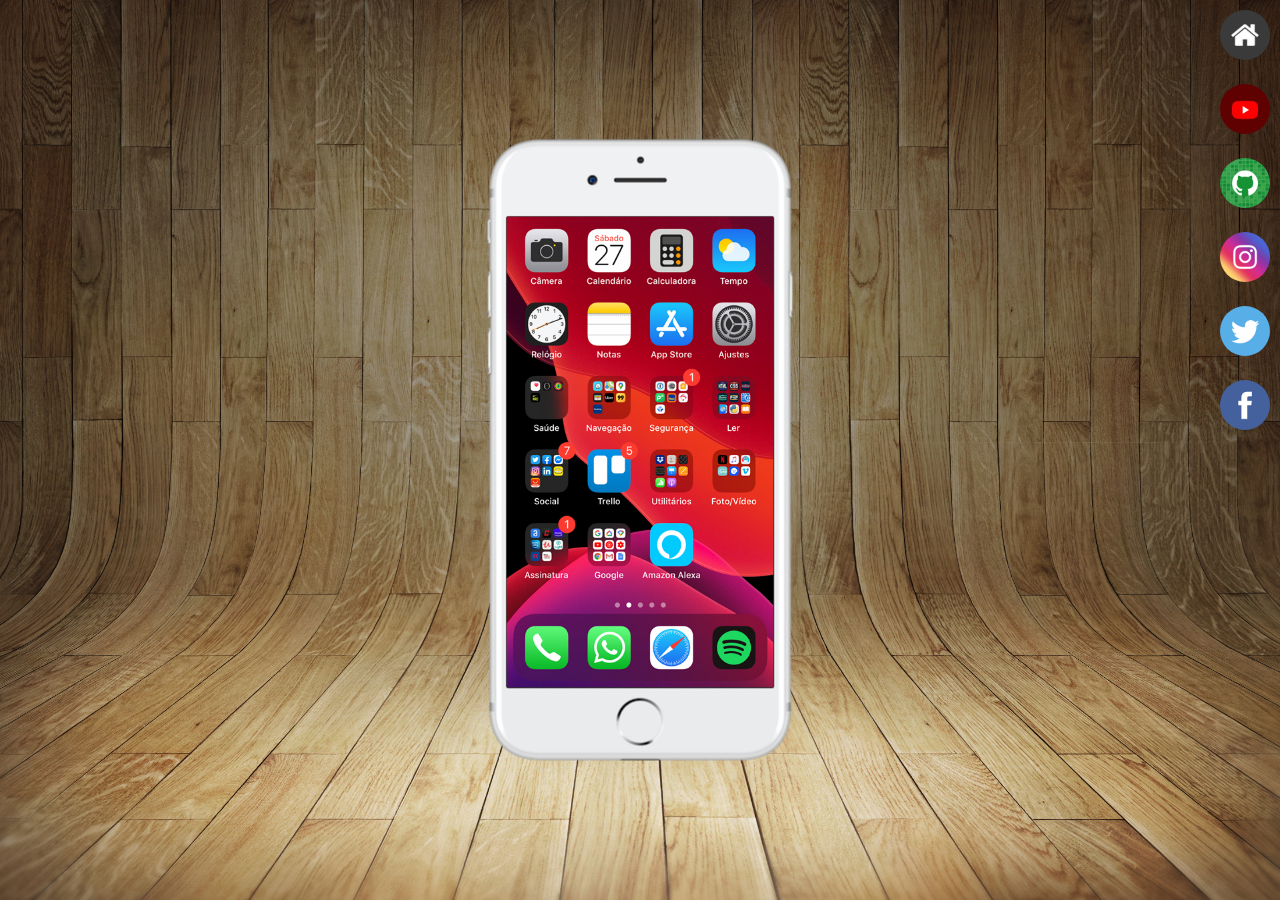
<file: index.html>
<!DOCTYPE html>
<html lang="pt-br">
<head>
    <meta charset="UTF-8">
    <meta name="viewport" content="width=device-width, initial-scale=1.0">
    <title>Projeto Redes Sociais</title>
    <link rel="shortcut icon" href="fav.ico" type="image/x-icon">
    <link rel="stylesheet" href="style.css">
</head>
<body>
        <div id="phone">
            <iframe name="tela" id="tela"  src="home.html" frameborder="0"></iframe>
        </div>

        <div id="botons">
            <a href="home.html" target="tela" ><img class="images" src="imagens/logo-home.jpg" alt="logo home"></a><br>
            <a href="youtube.html" target="tela"><img class="images" src="imagens/logo-youtube.jpg" alt="logo youtube"></a><br>
            <a href="github.html" target="tela"><img class="images" src="imagens/logo-github.jpg" alt="logo github"></a><br>
            <a href="insta.html" target="tela"><img class="images" src="imagens/logo-instagram.jpg" alt="logo instagram"></a><br>
            <a href="twitter.html" target="tela"><img class="images" src="imagens/logo-twitter.jpg" alt="logo twitter"></a><br>
            <a href="face.html" target="tela"><img class="images" src="imagens/logo-facebook.jpg" alt="logo facebook"></a>
        </div>

</body>
</html>
</file>
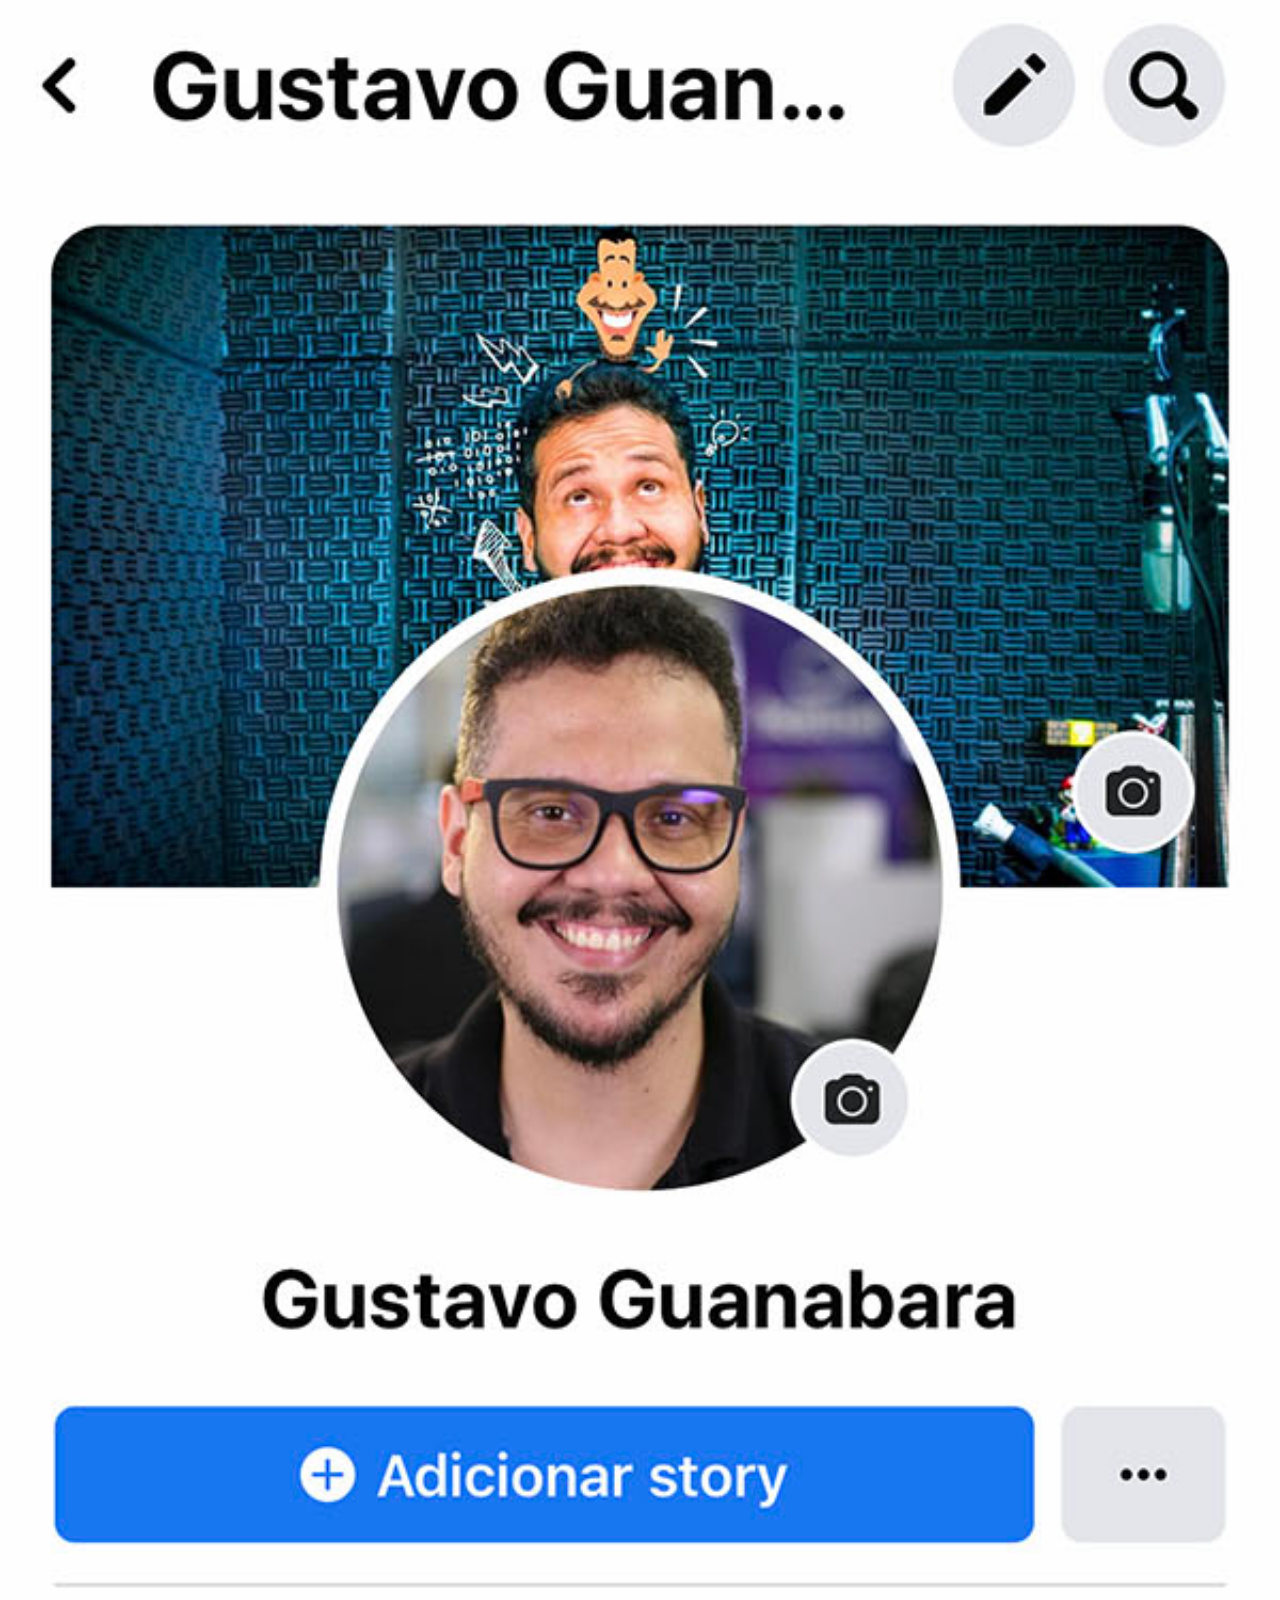
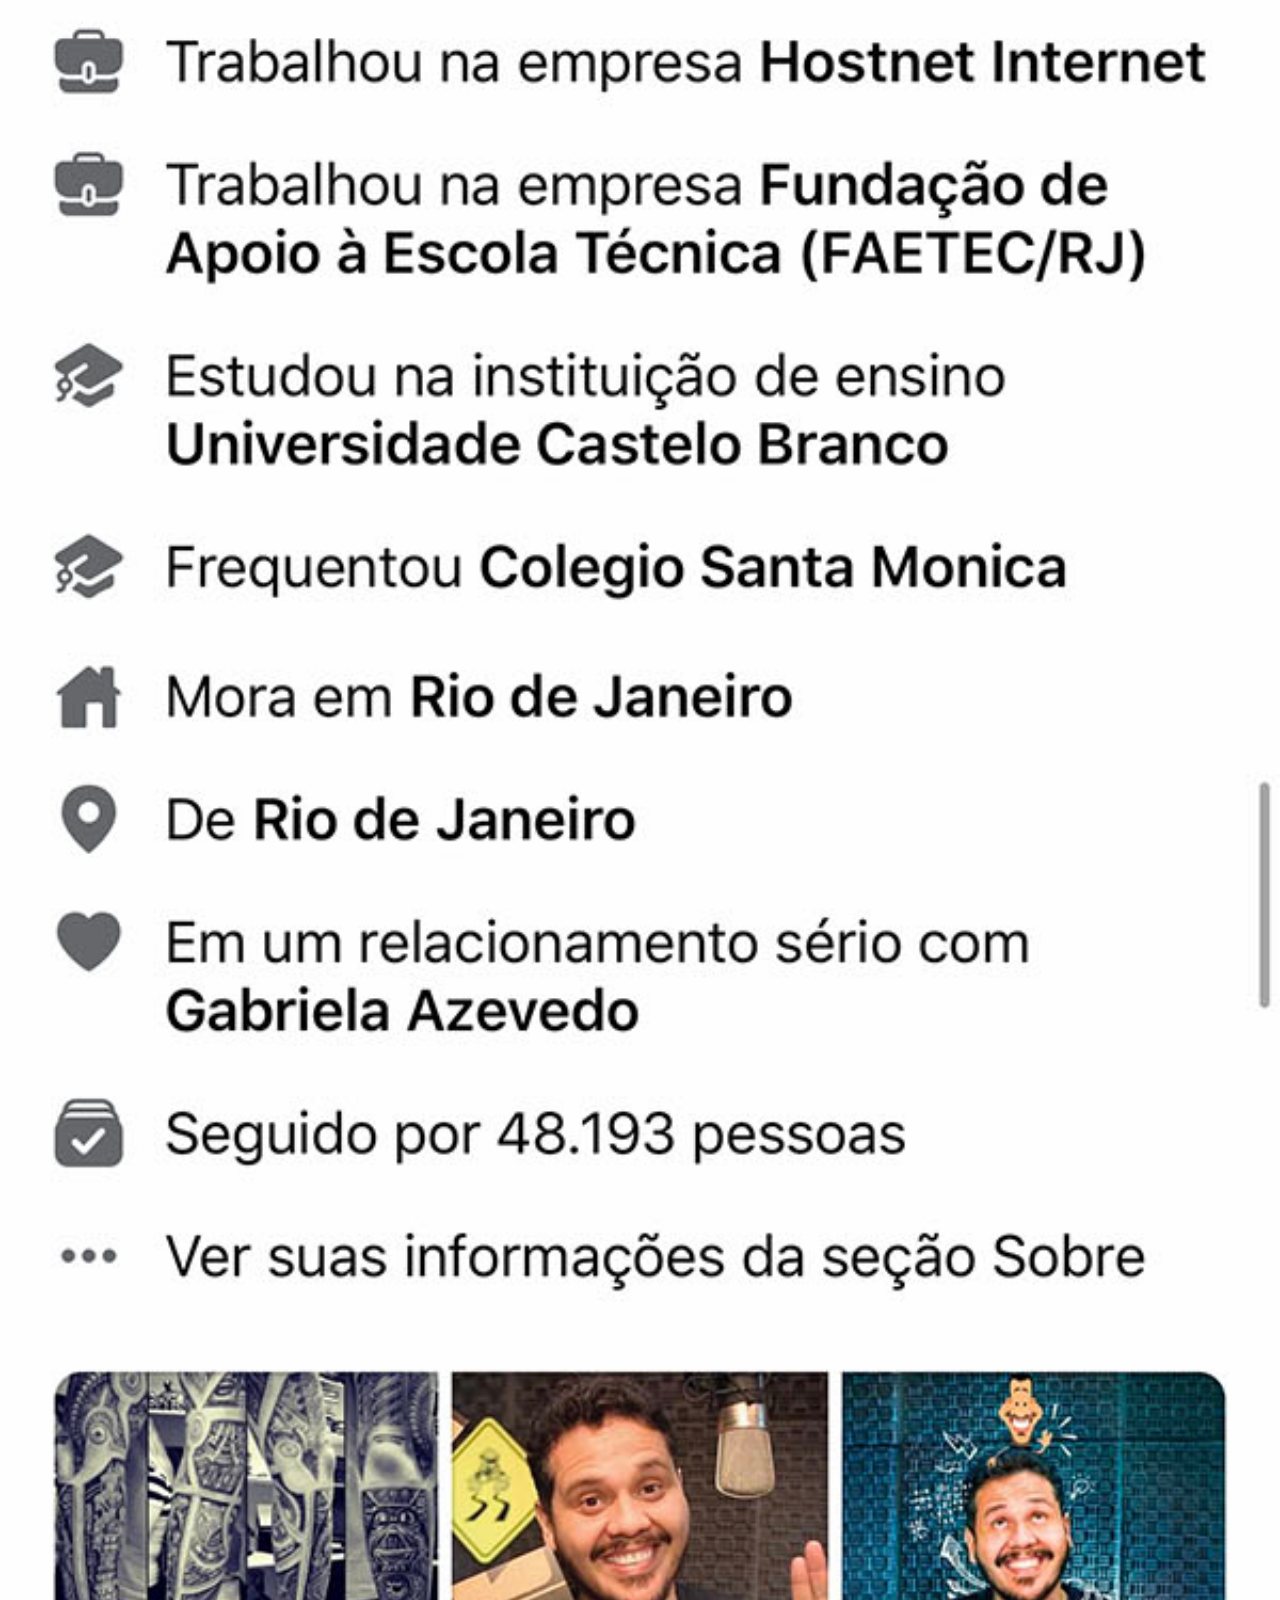
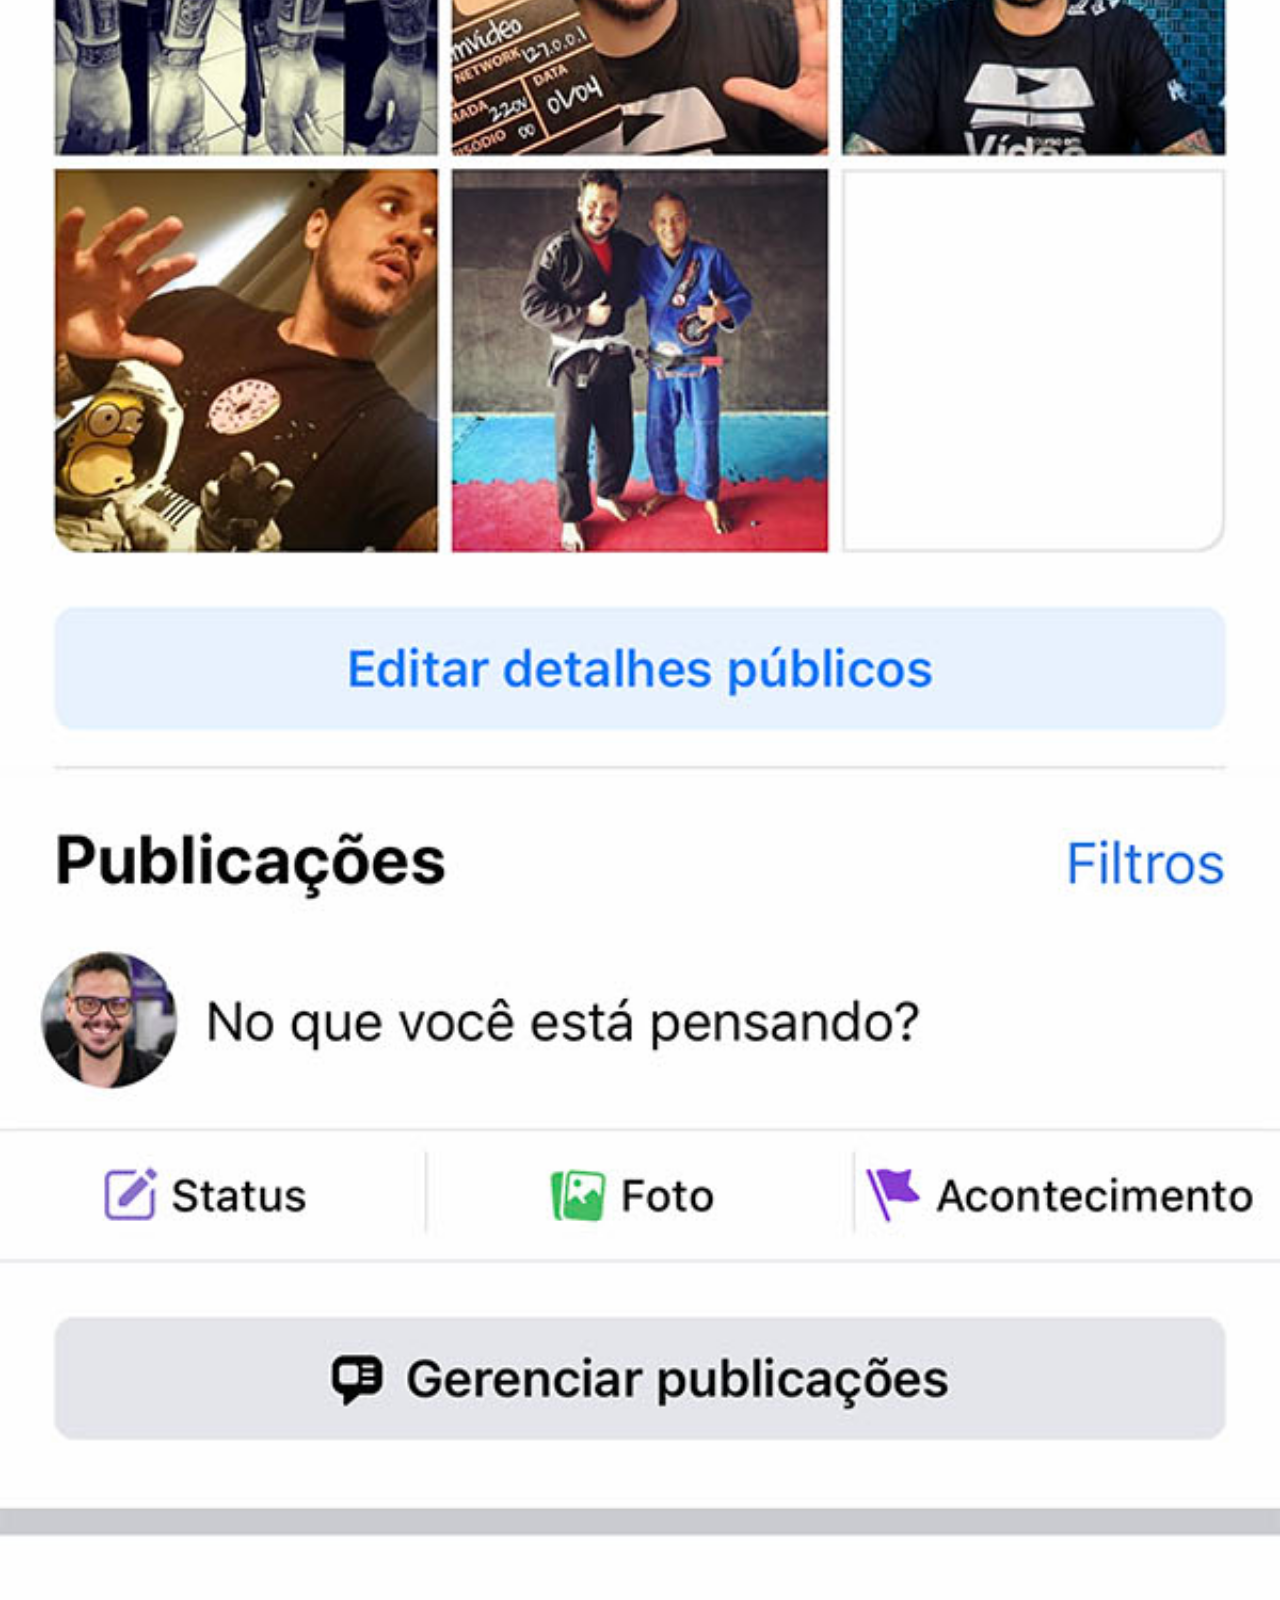
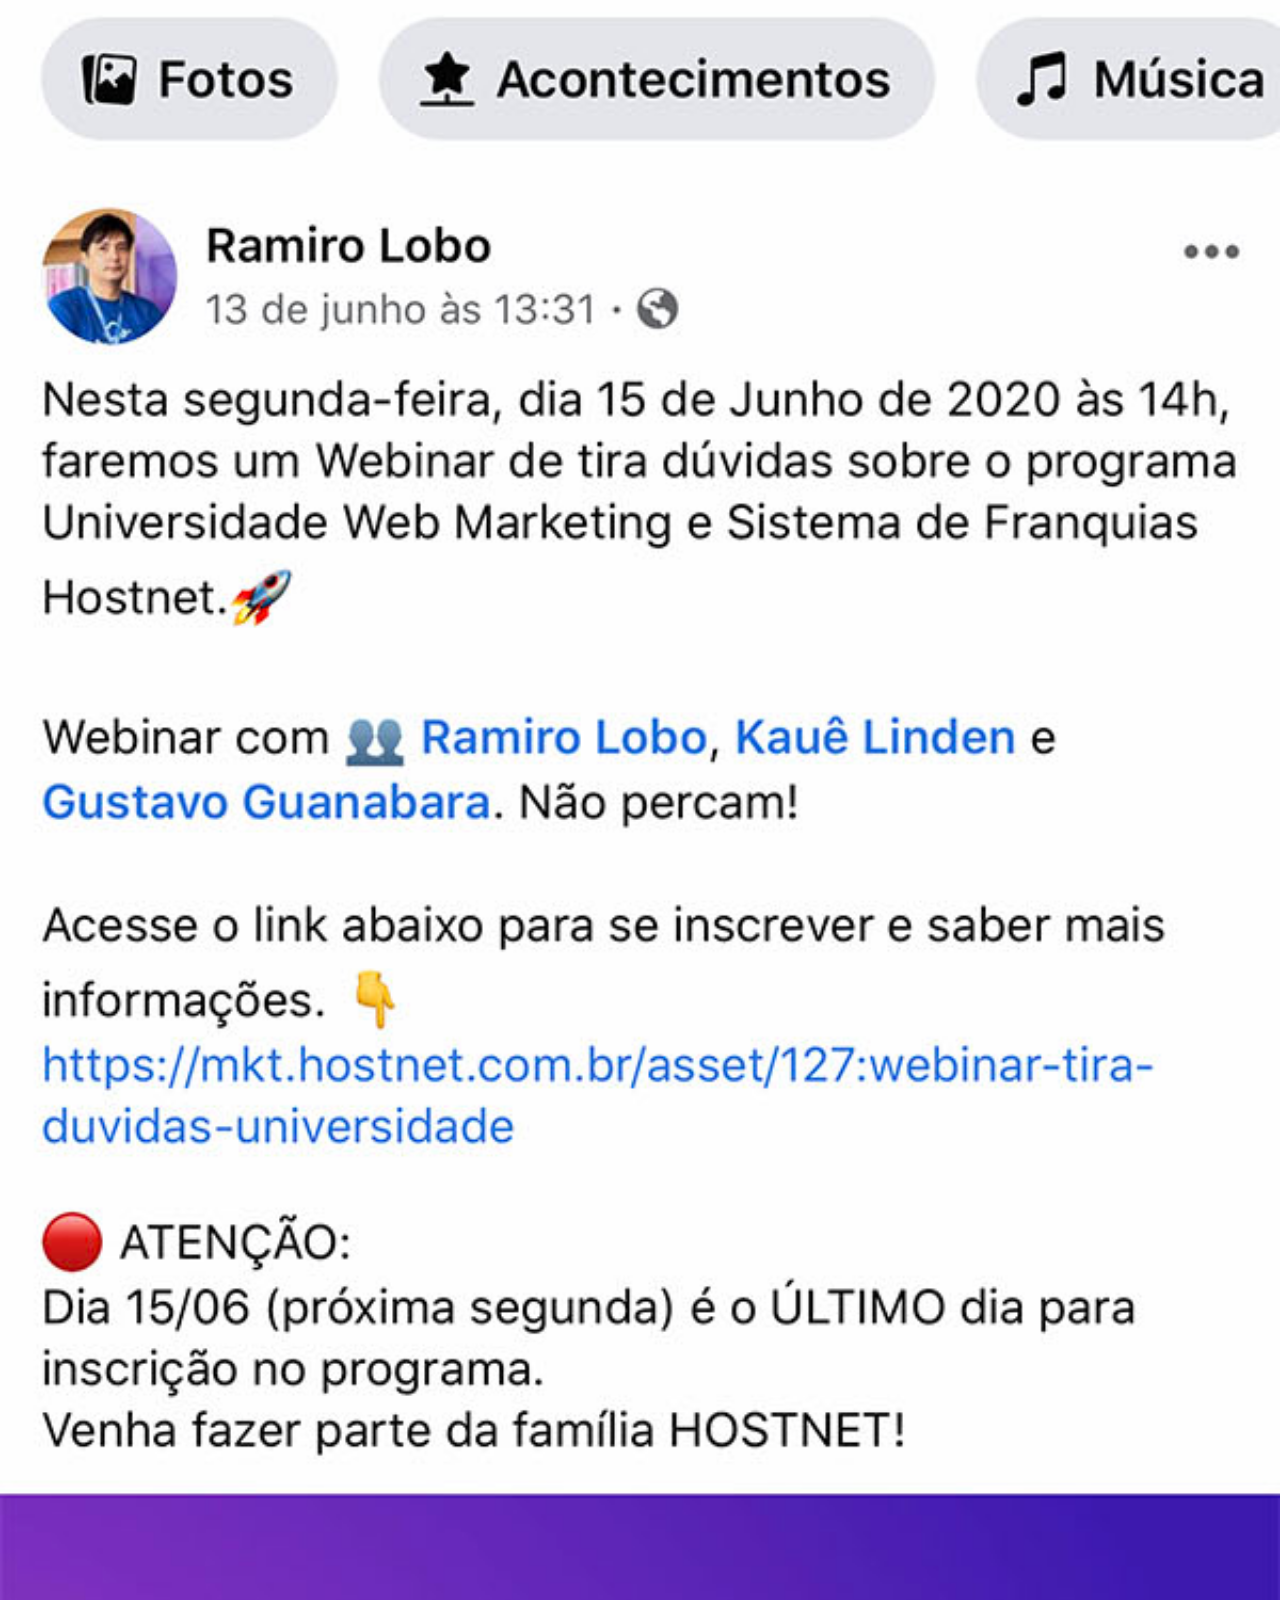
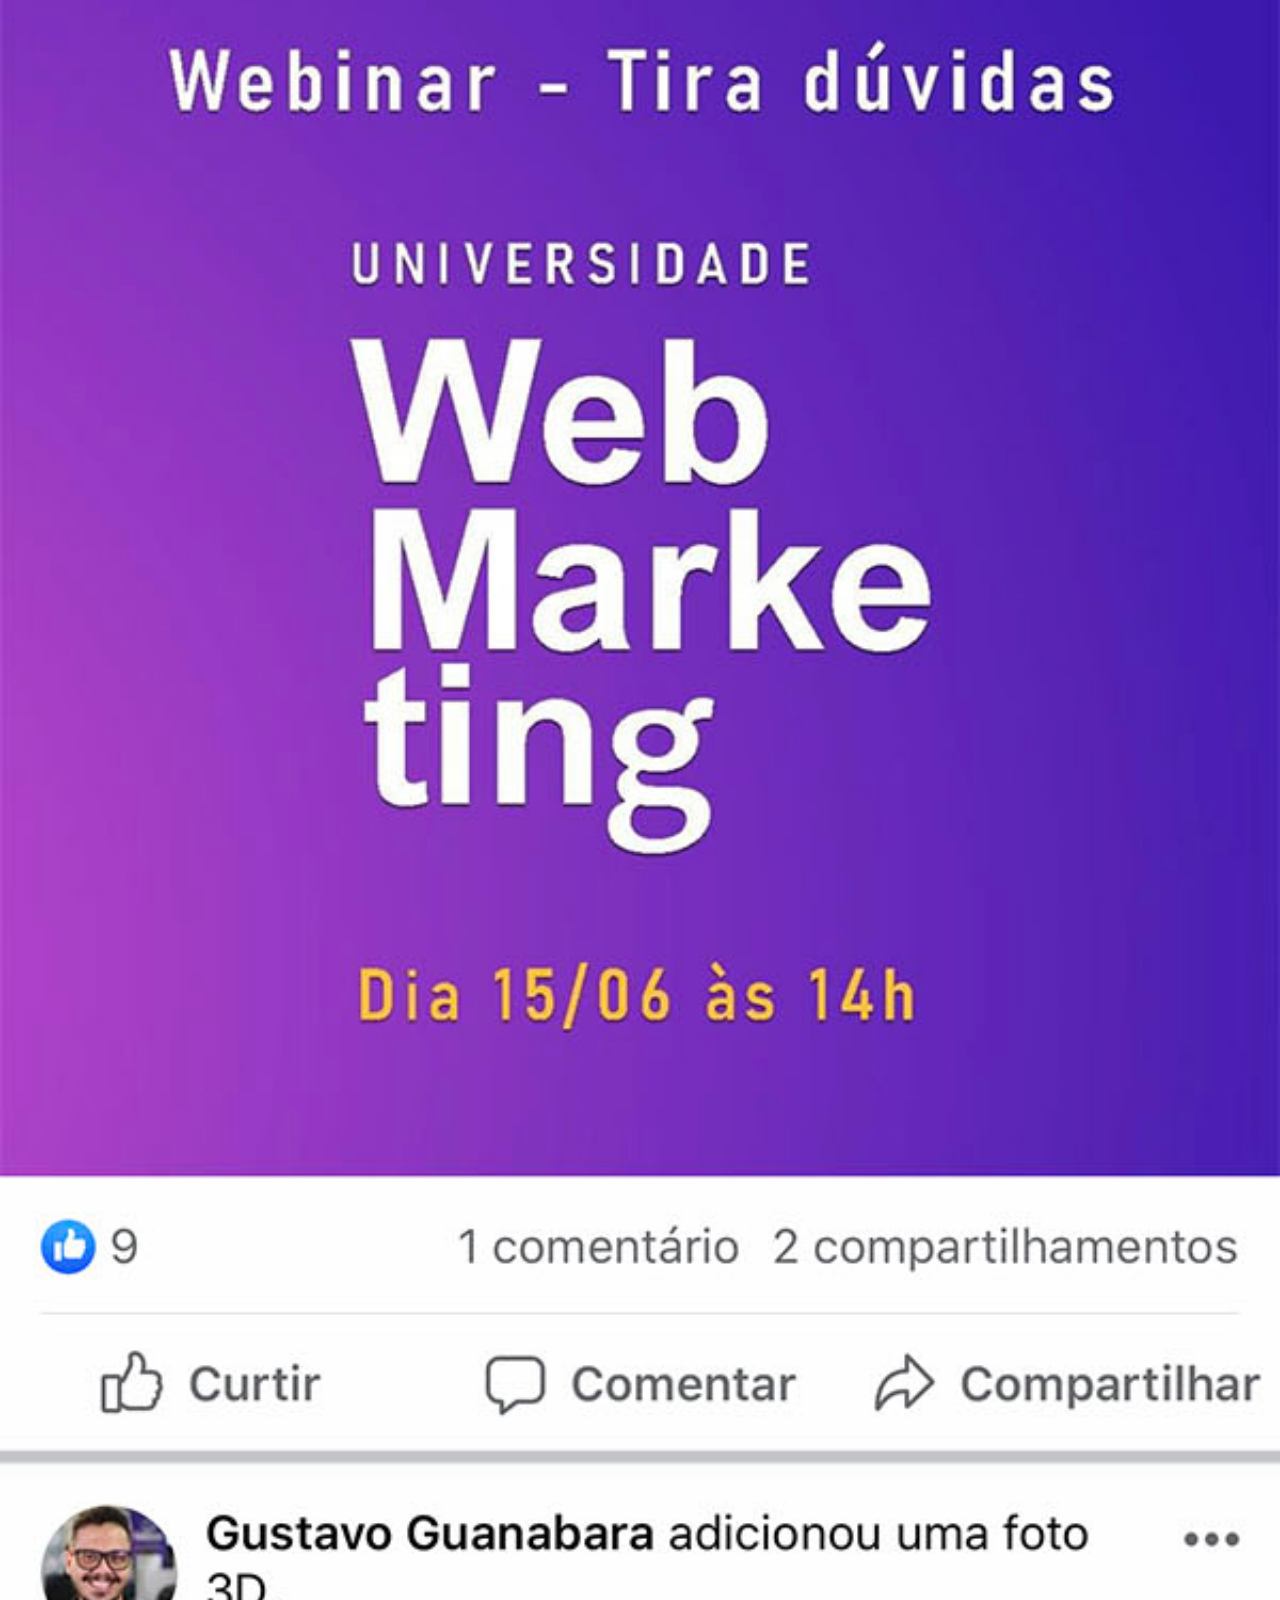
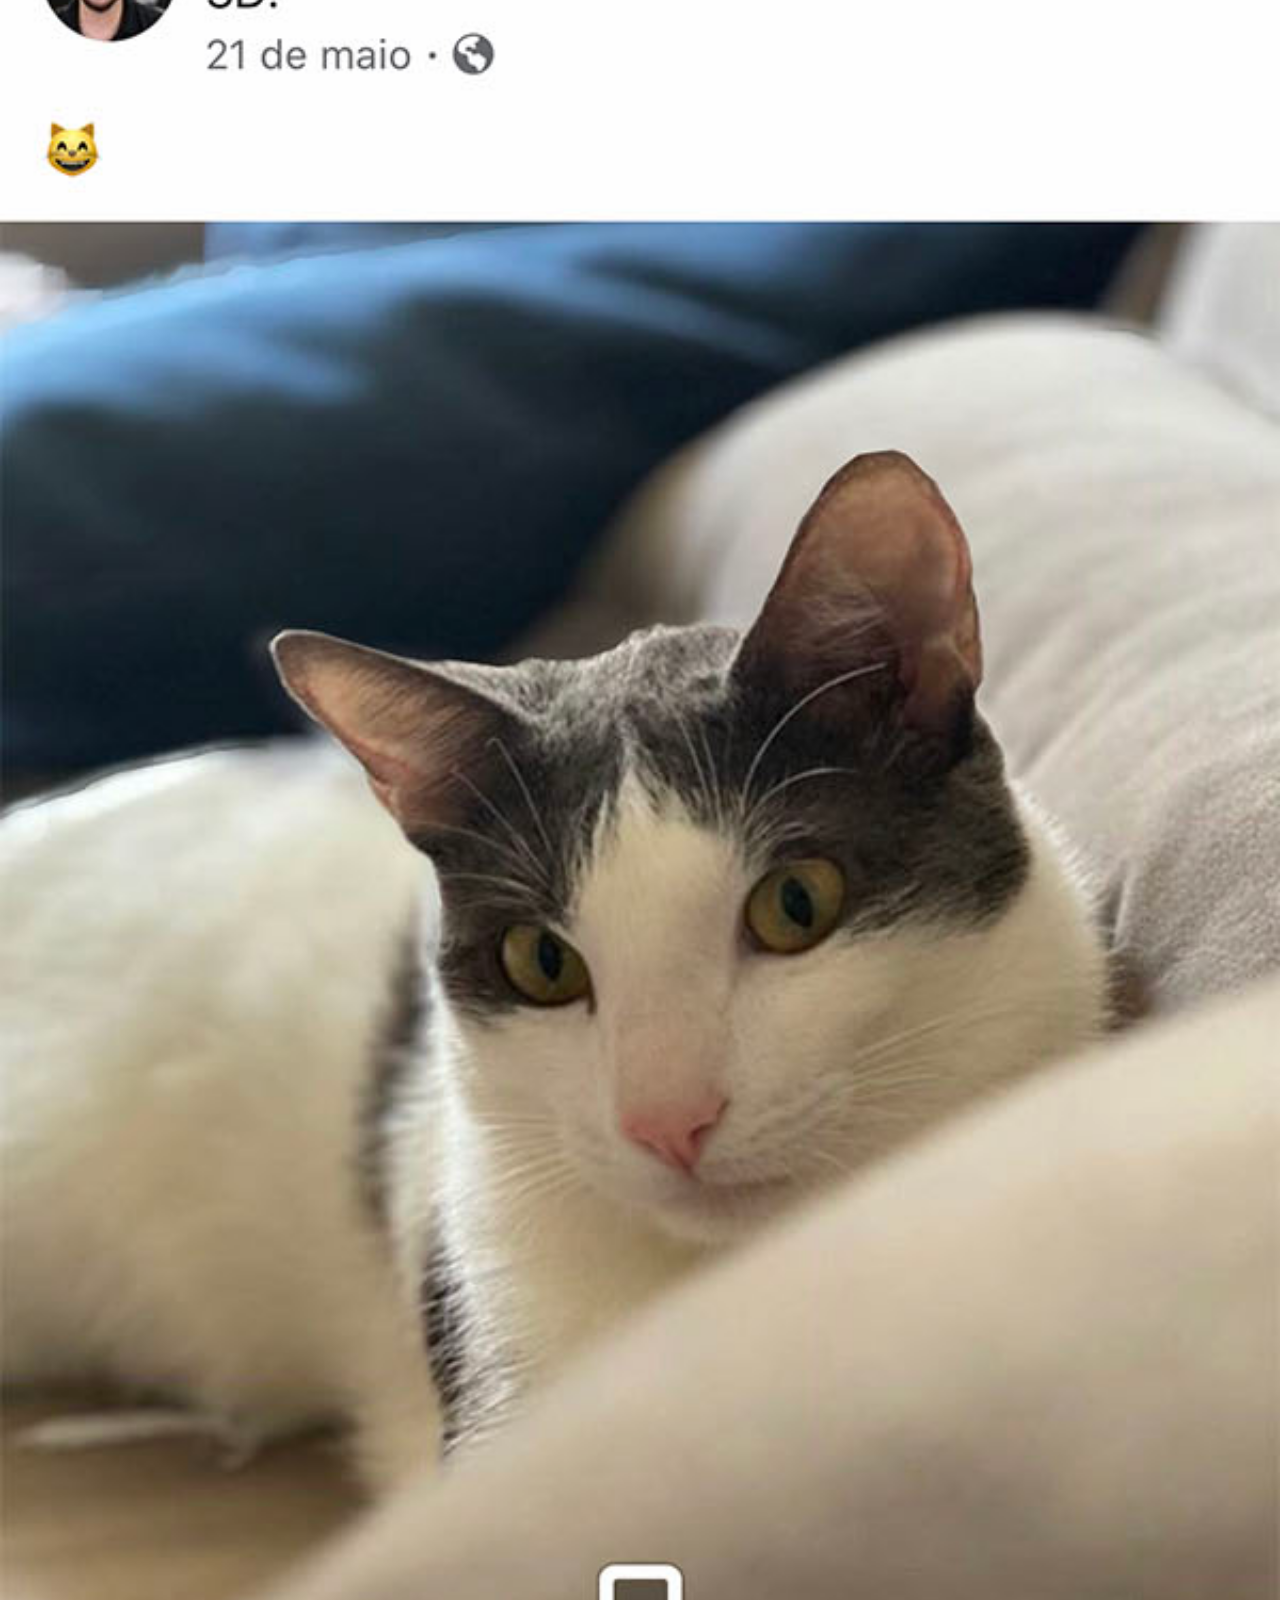
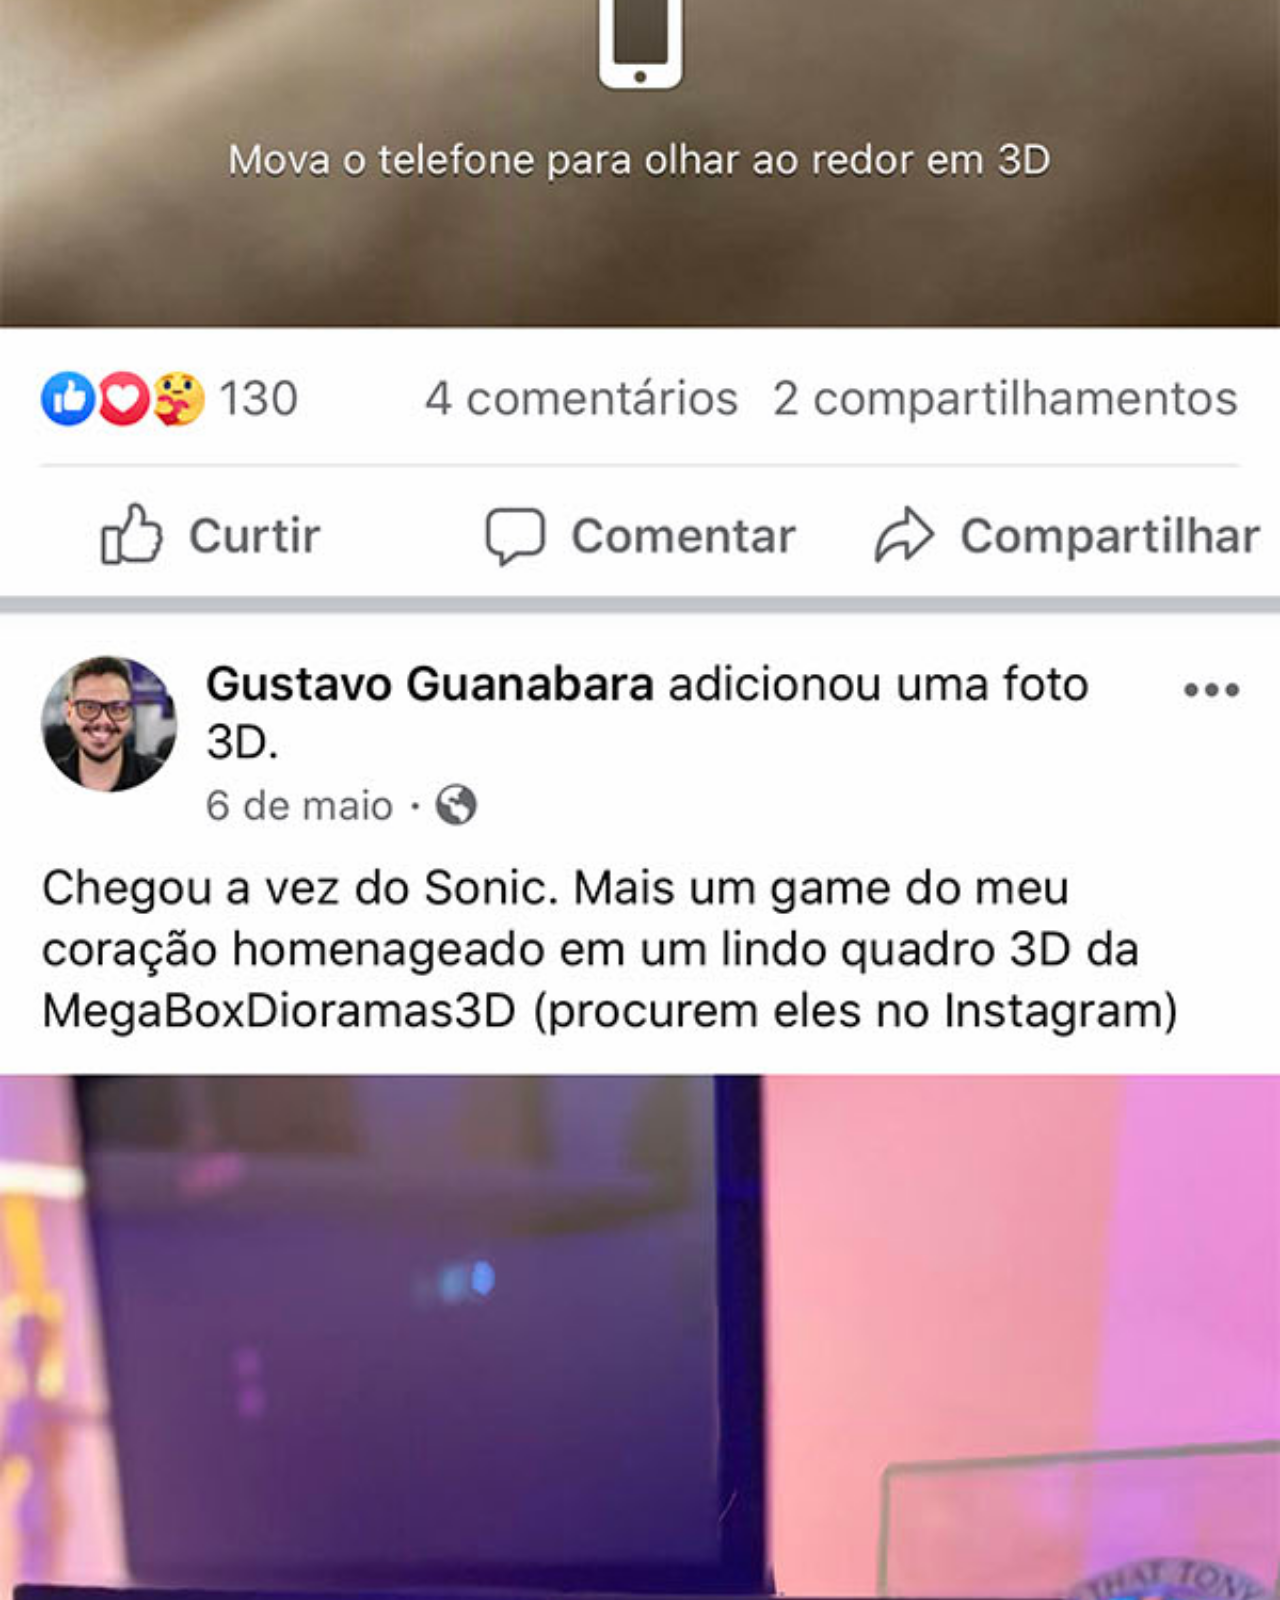
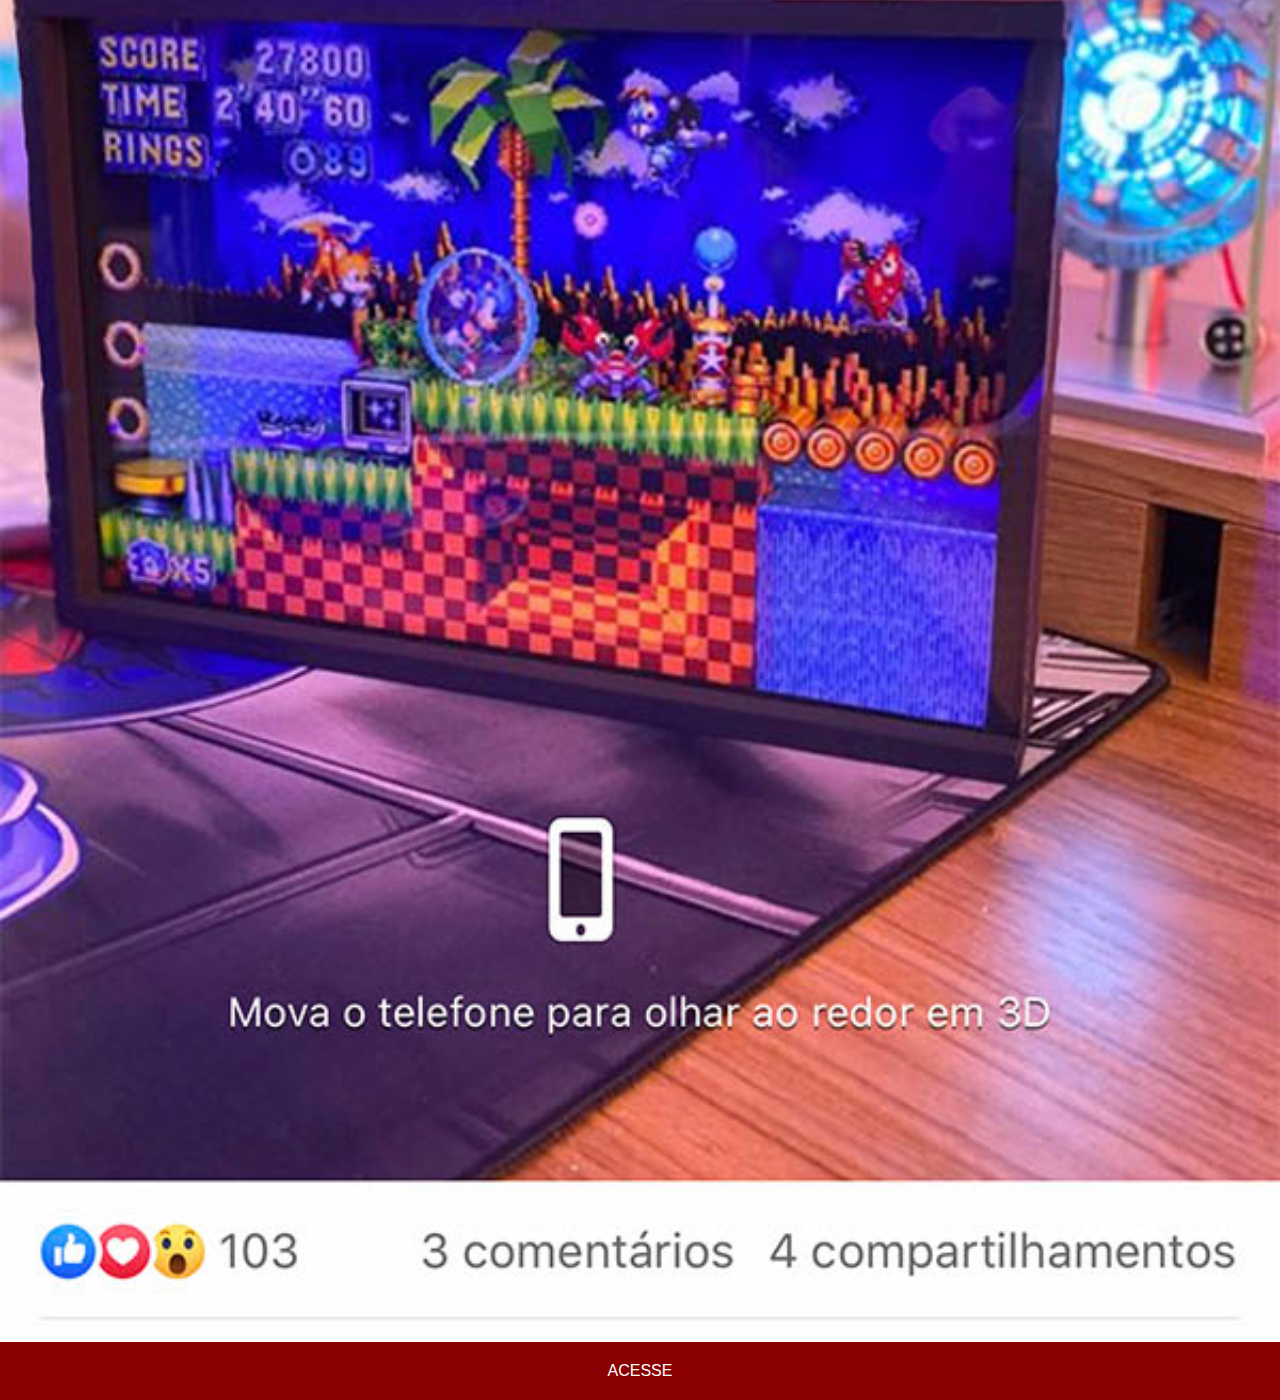
<file: face.html>
<!DOCTYPE html>
<html lang="pt-br">
<head>
    <meta charset="UTF-8">
    <meta name="viewport" content="width=device-width, initial-scale=1.0">
    <title>Facebook</title>
    <style>
         *{
            padding: 0px;
            margin: 0px;
            font-family: Arial, Helvetica, sans-serif;
        }
        img{
            width: 100%;

        }
        a{
            text-decoration: none;
            text-align: center;
            display: block;
            padding: 20px;
            background-color: darkred;
            color: white;
        }
        a:hover{
            text-decoration: underline;
            color: blue;
        }
    </style>
</head>
<body>
    <img src="imagens/tela-facebook.jpg" alt="">
    <a href="https://www.facebook.com/gustavoguanabara/" target="_blank" rel="external">ACESSE</a>
</body>
</html>
</file>
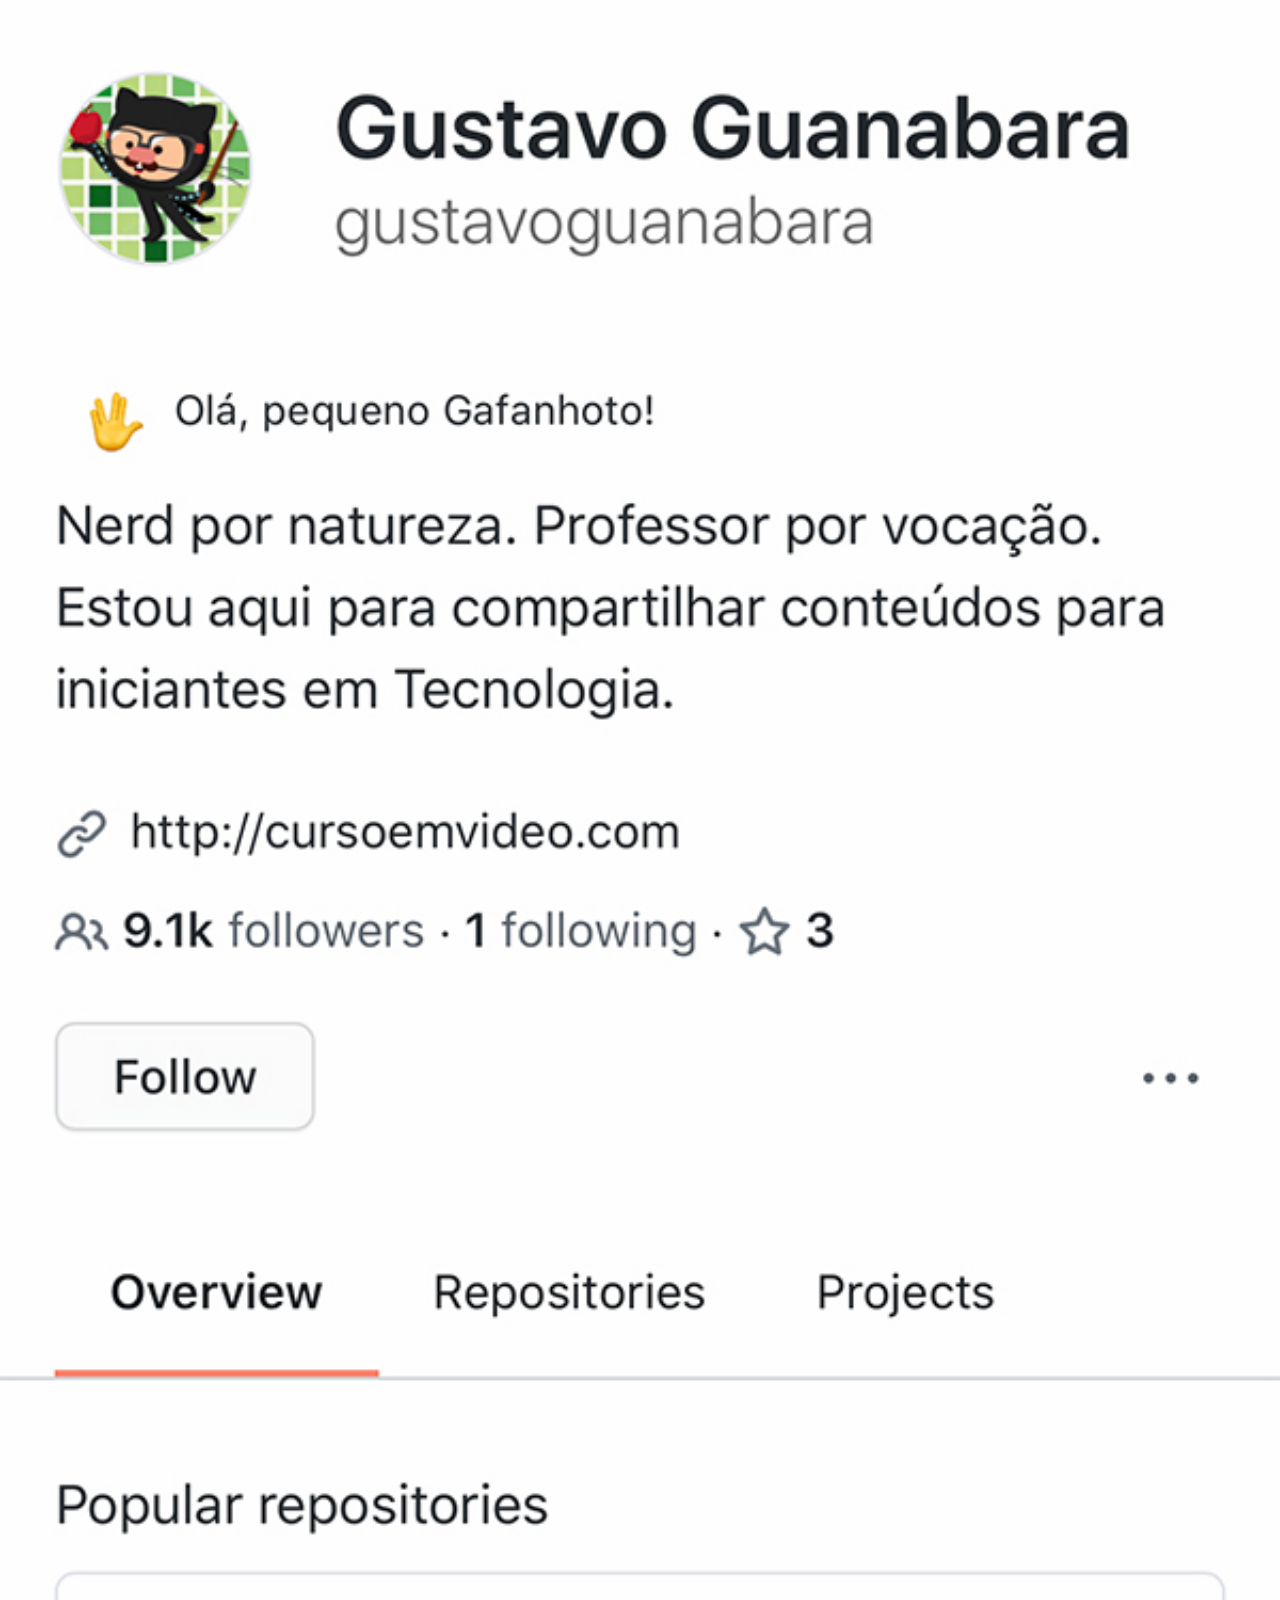
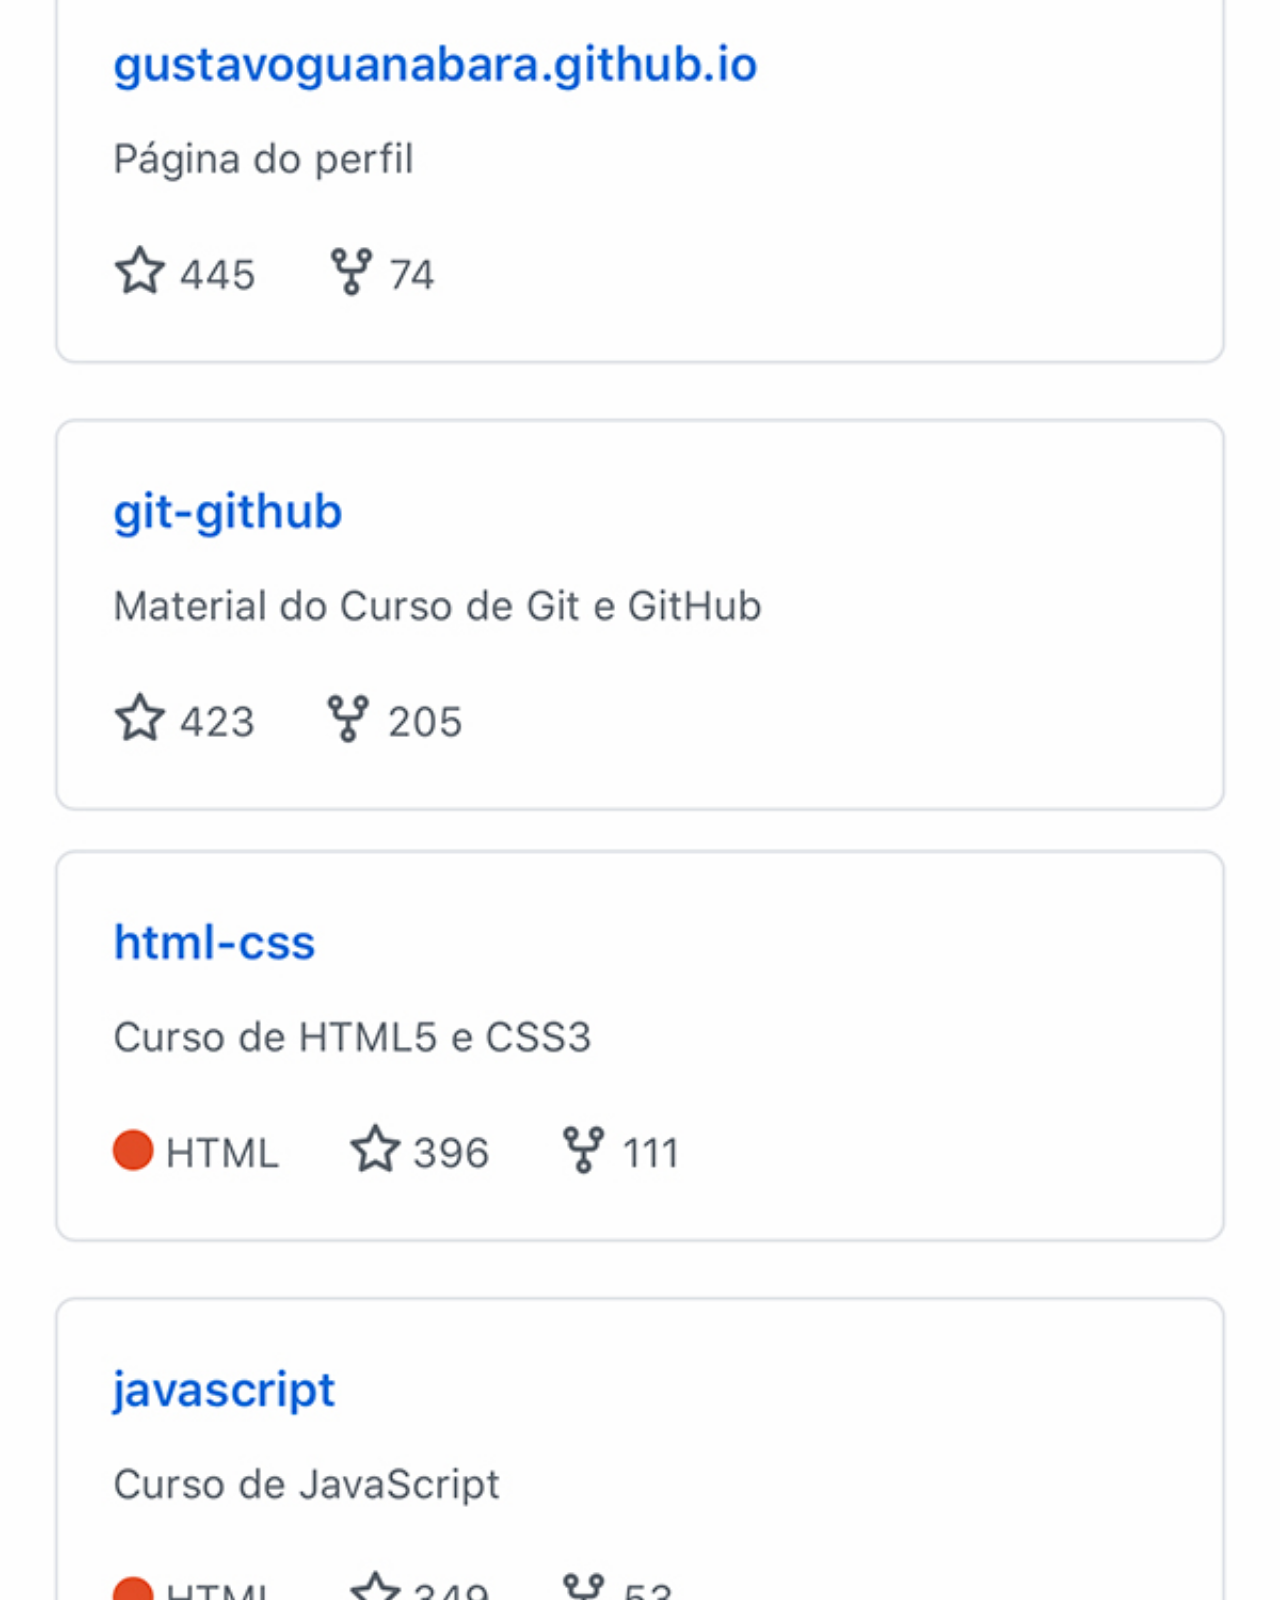
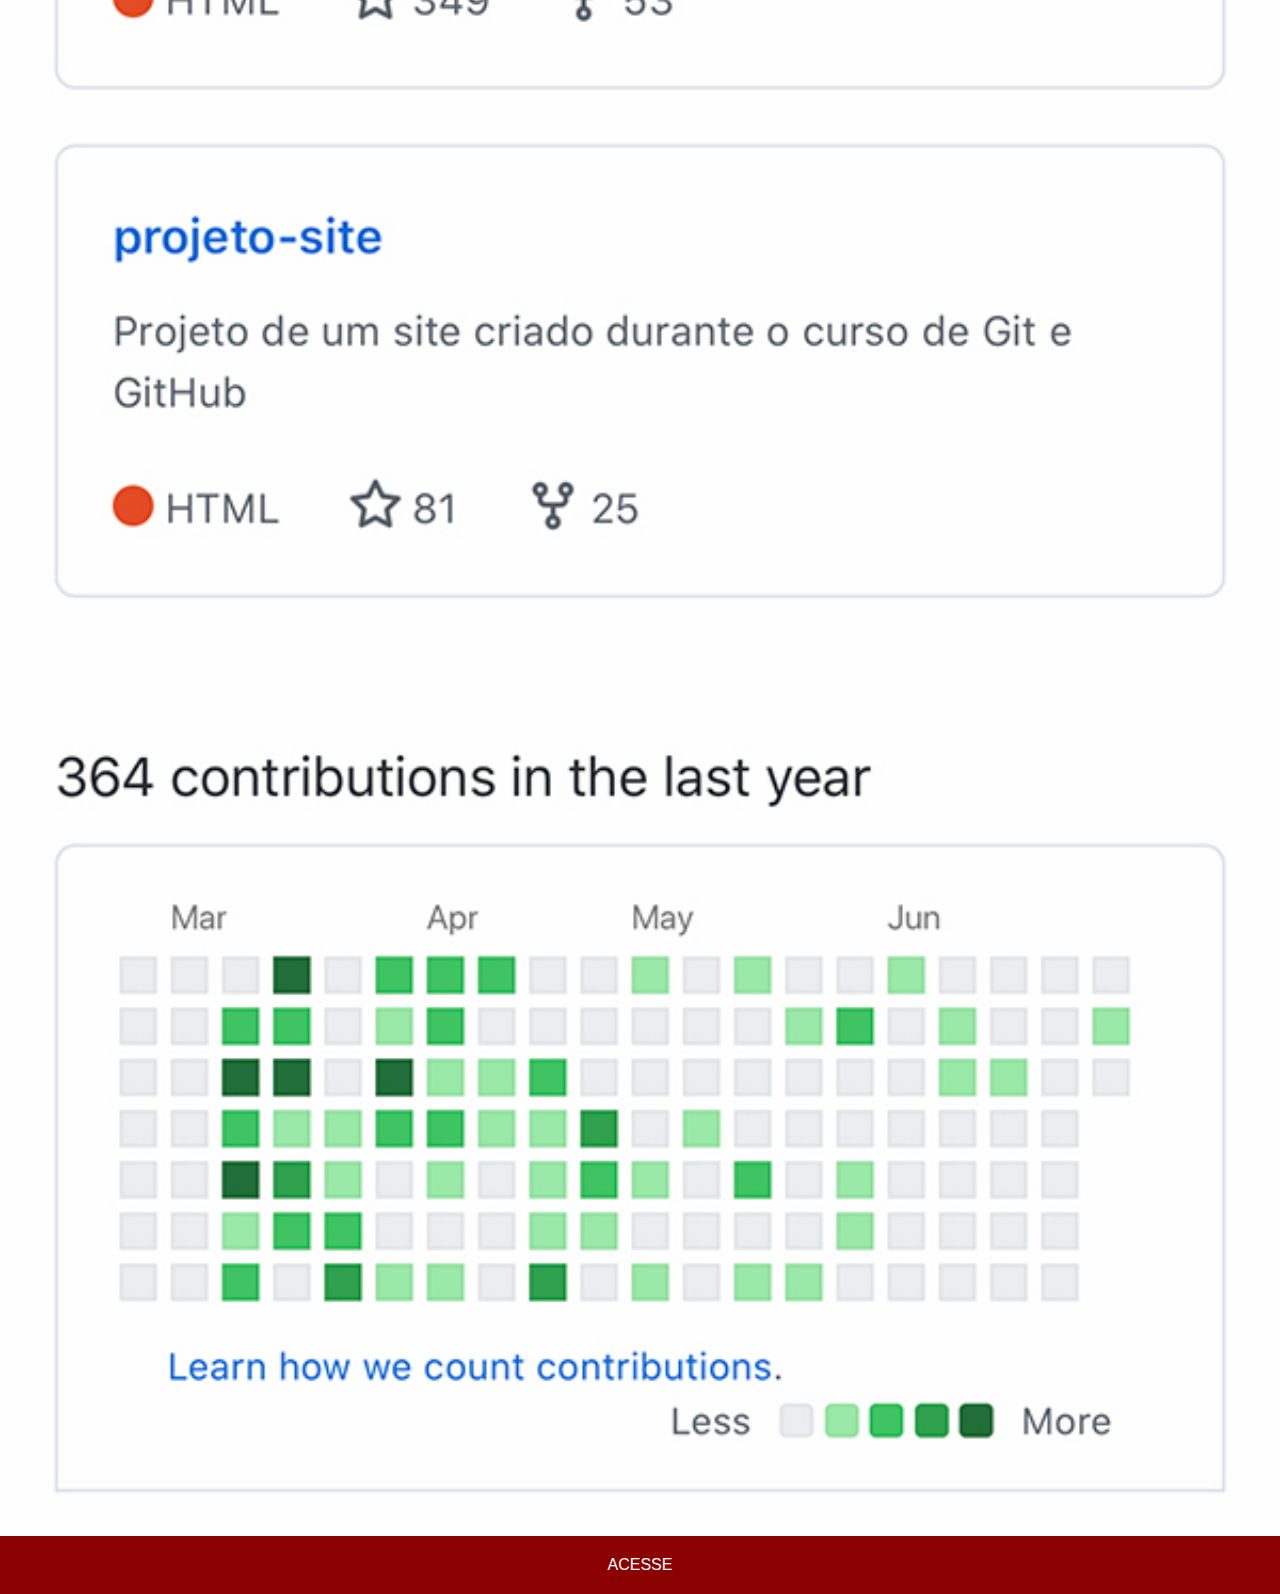
<file: github.html>
<!DOCTYPE html>
<html lang="pt-br">
<head>
    <meta charset="UTF-8">
    <meta name="viewport" content="width=device-width, initial-scale=1.0">
    <title>Github</title>
    <style>
        *{
            margin: 0px;
            padding: 0px;
            font-family: Arial, Helvetica, sans-serif;
        }
        img{
            width: 100%;
        }
        a{
            text-decoration: none;
            text-align: center;
            display: block;
            padding: 20px;
            background-color: darkred;
            color: white;
        }
        a:hover{
            text-decoration: underline;
            color: blue;
        }
        
    </style>
</head>
<body>
    <img src="imagens/tela-github.jpg" alt="">
    <a href="https://github.com/gustavoguanabara/" target="_blank" rel="external">ACESSE</a>
</body>
</html>
</file>
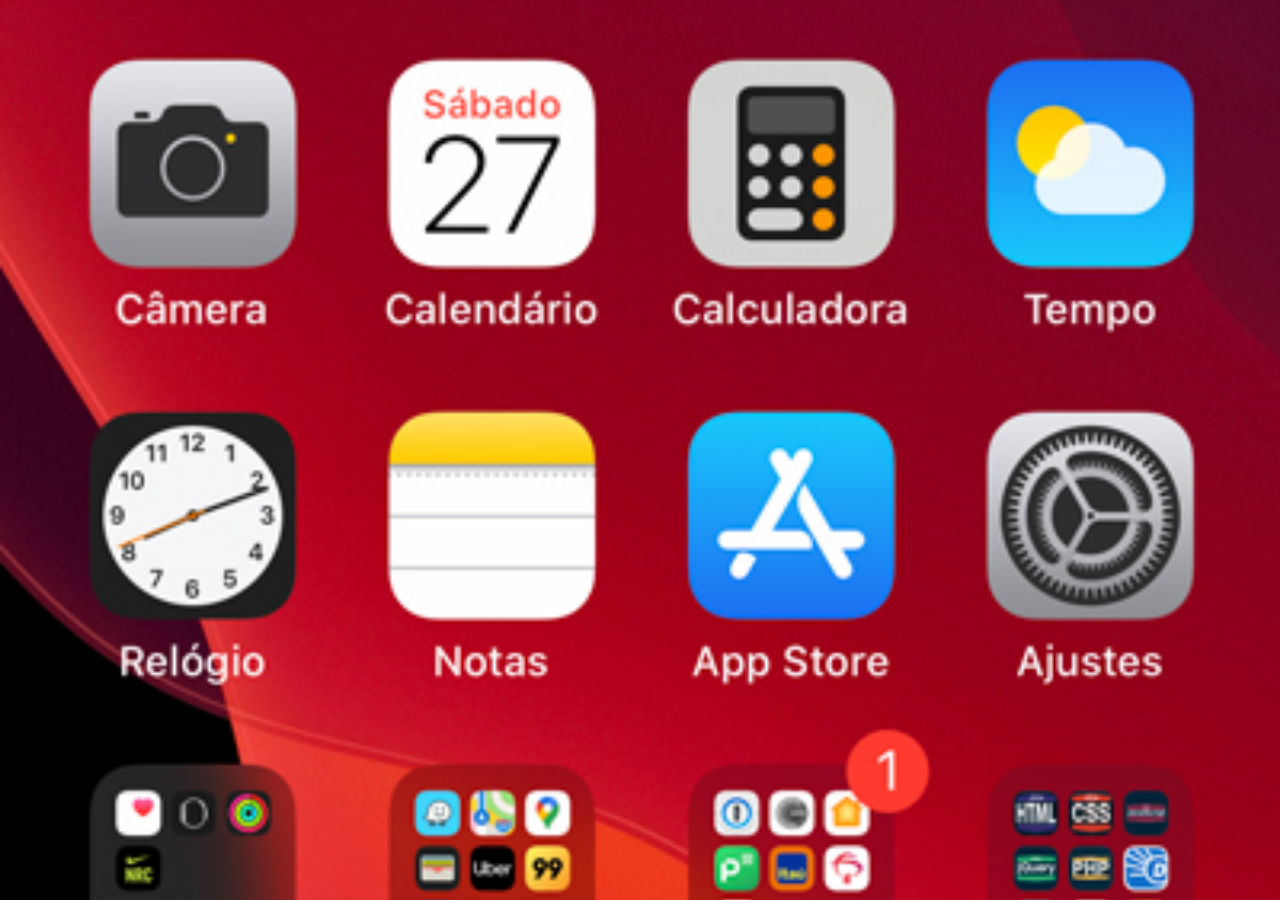
<file: home.html>
<!DOCTYPE html>
<html lang="pt-br">
<head>
    <meta charset="UTF-8">
    <meta name="viewport" content="width=device-width, initial-scale=1.0">
    <title>Home</title>
    <style>
        *{
            margin: 0px;
            padding: 0px;
        }
        body{
            width: 100%;
            height: 100%;
            background: black url(imagens/tela-home.jpg) top center no-repeat fixed;
            background-size: cover;
        }
    </style>
</head>
<body>
    
</body>
</html>
</file>
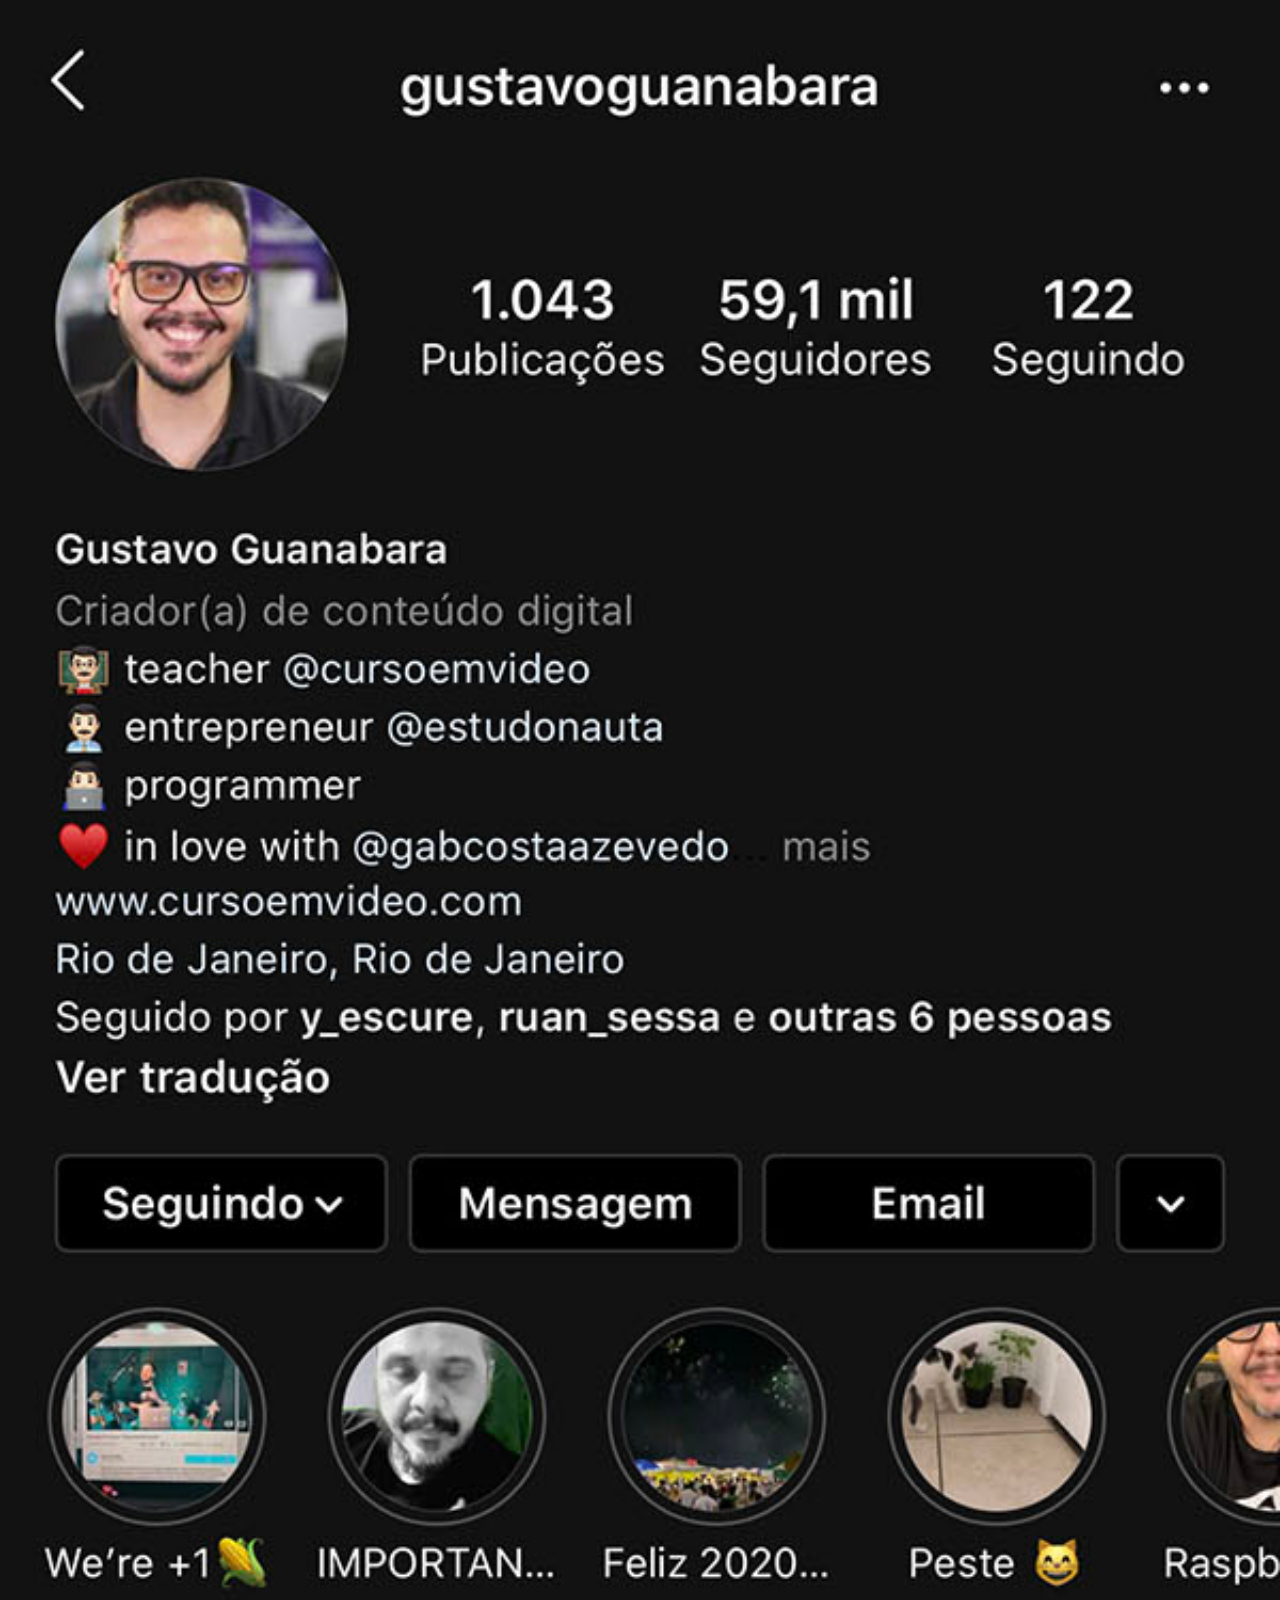
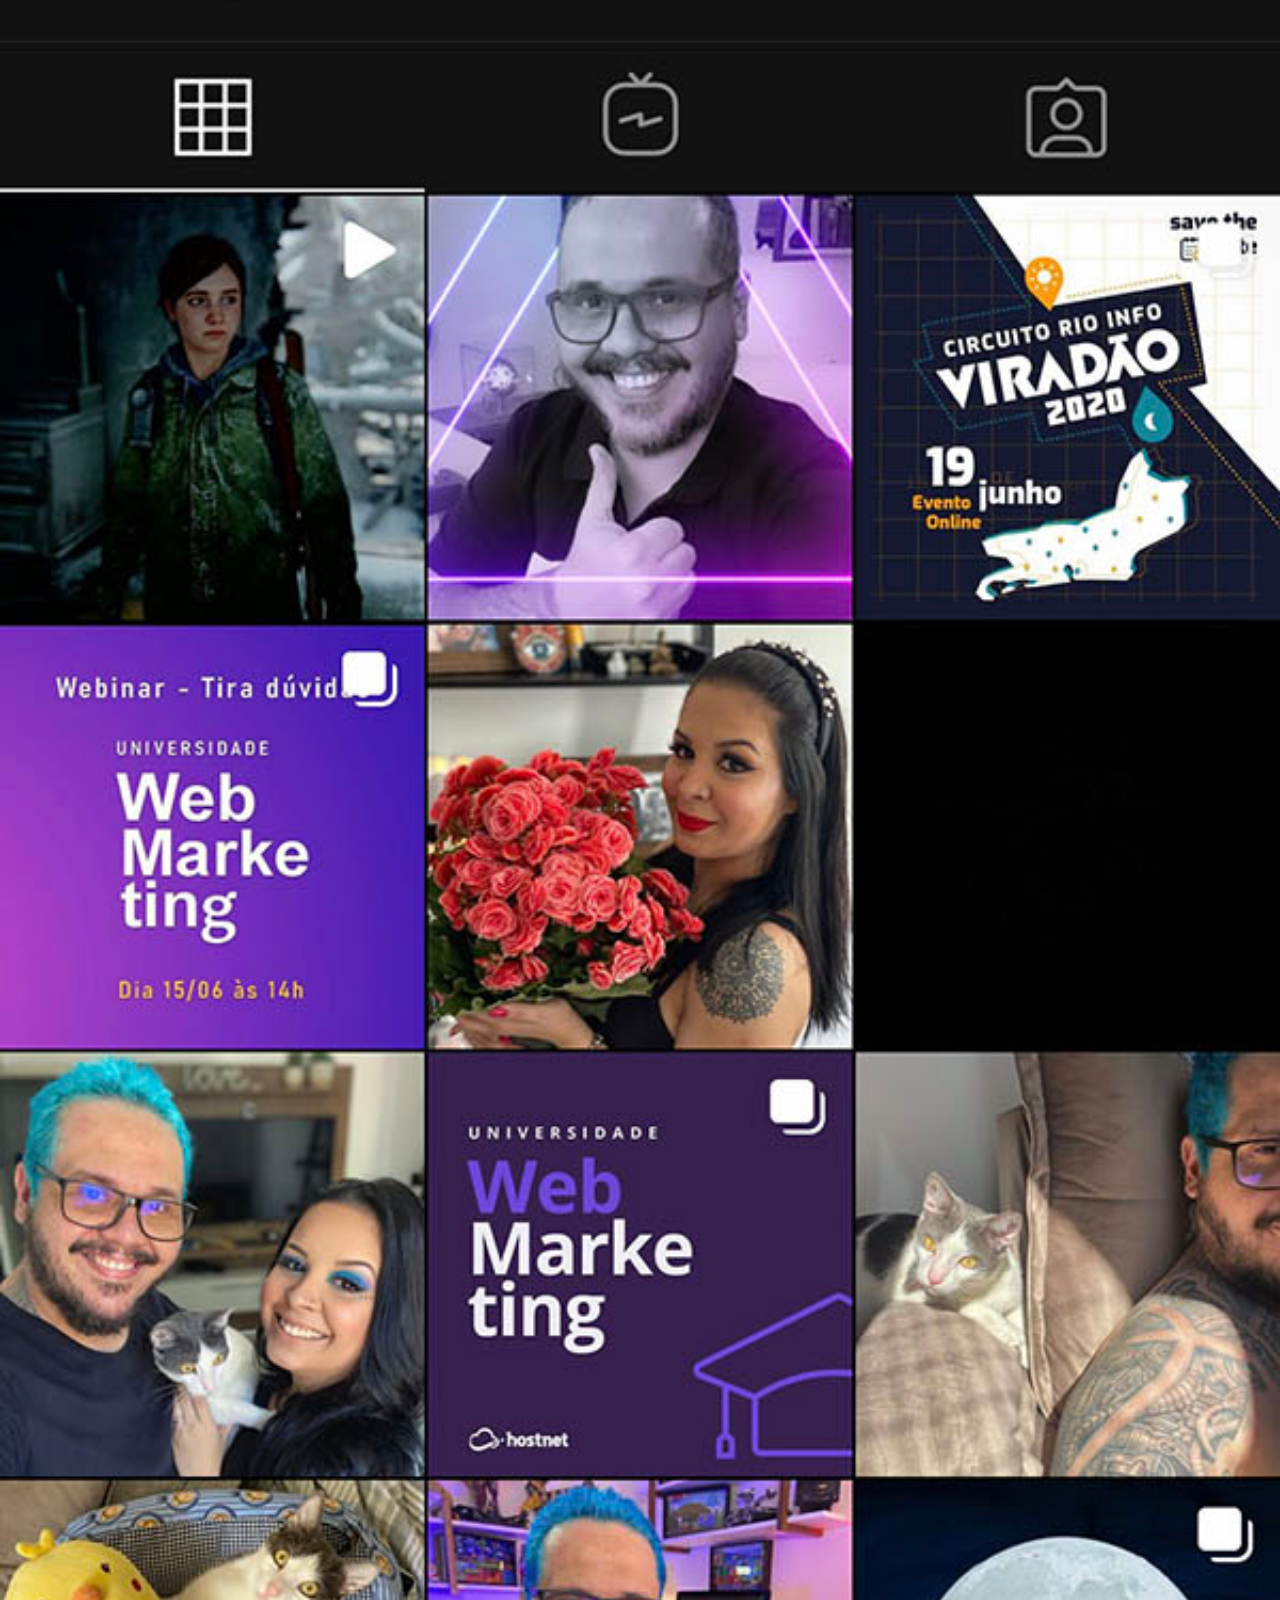
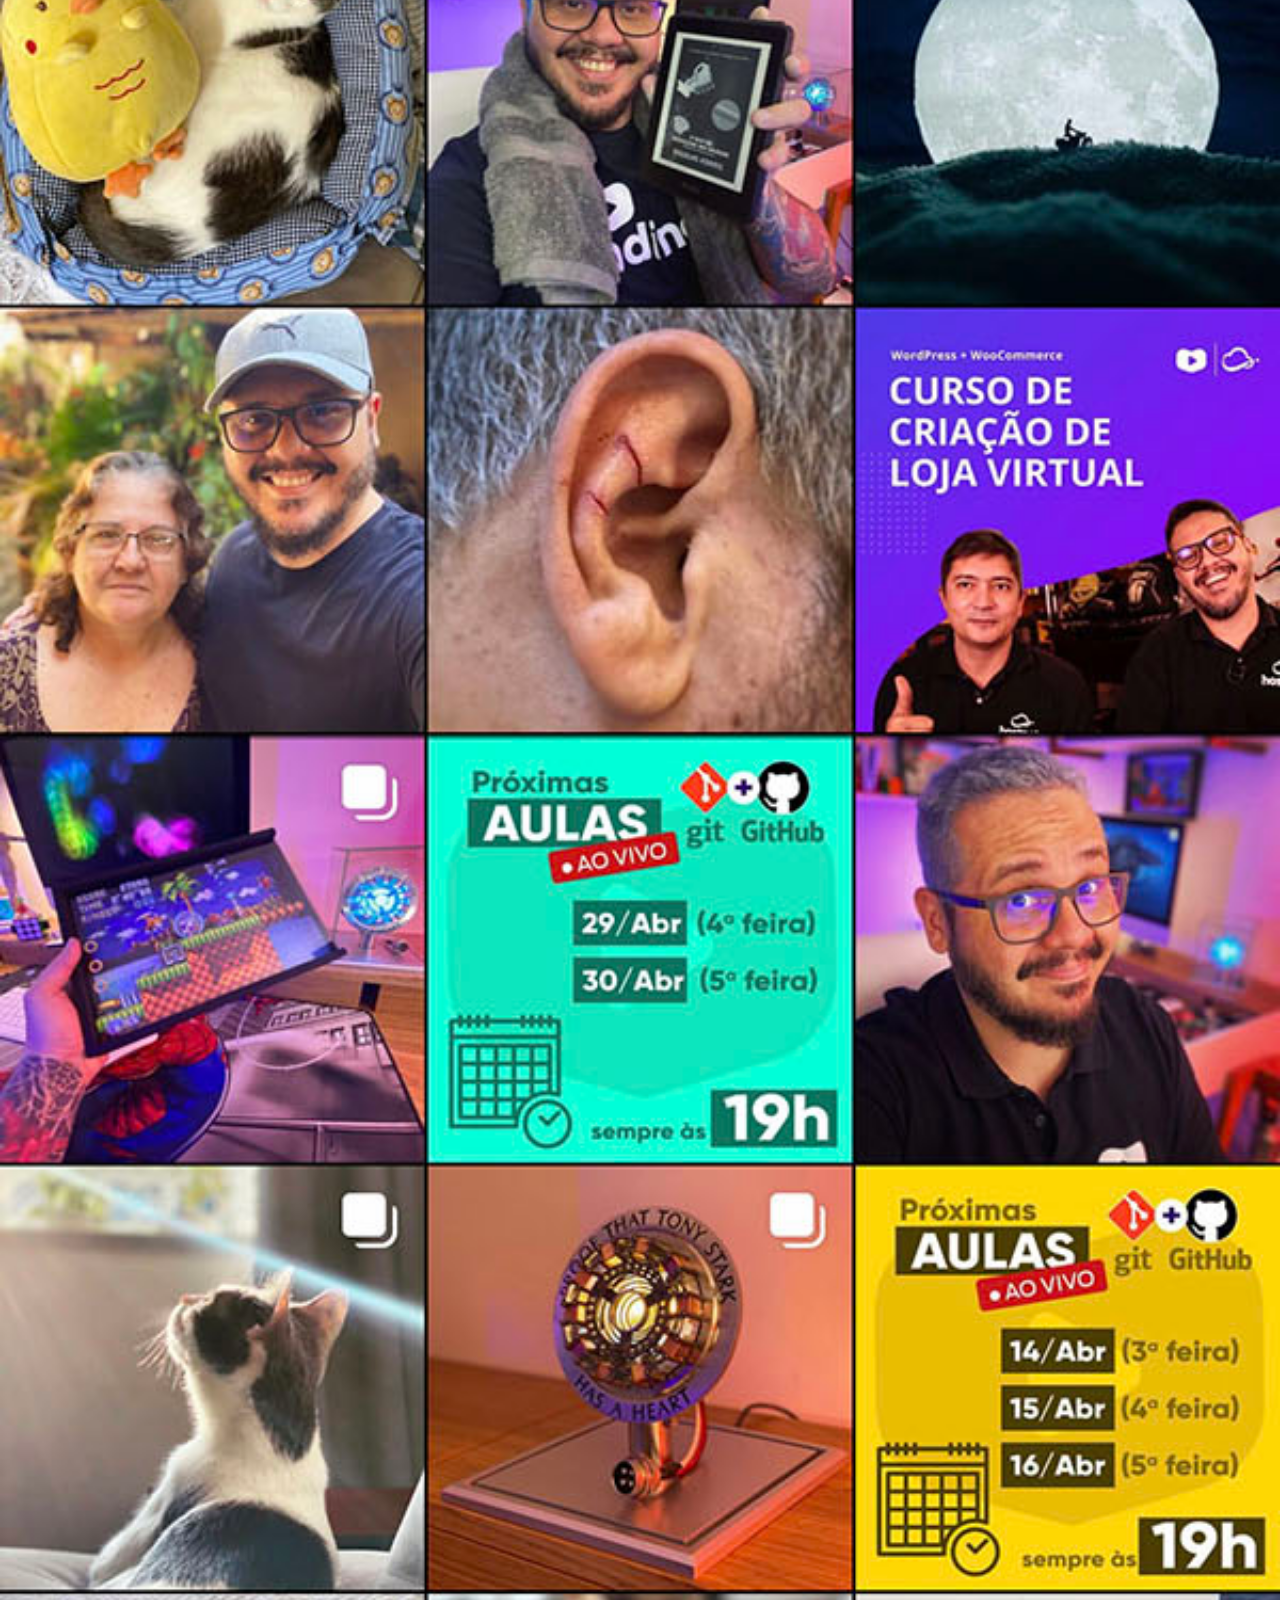
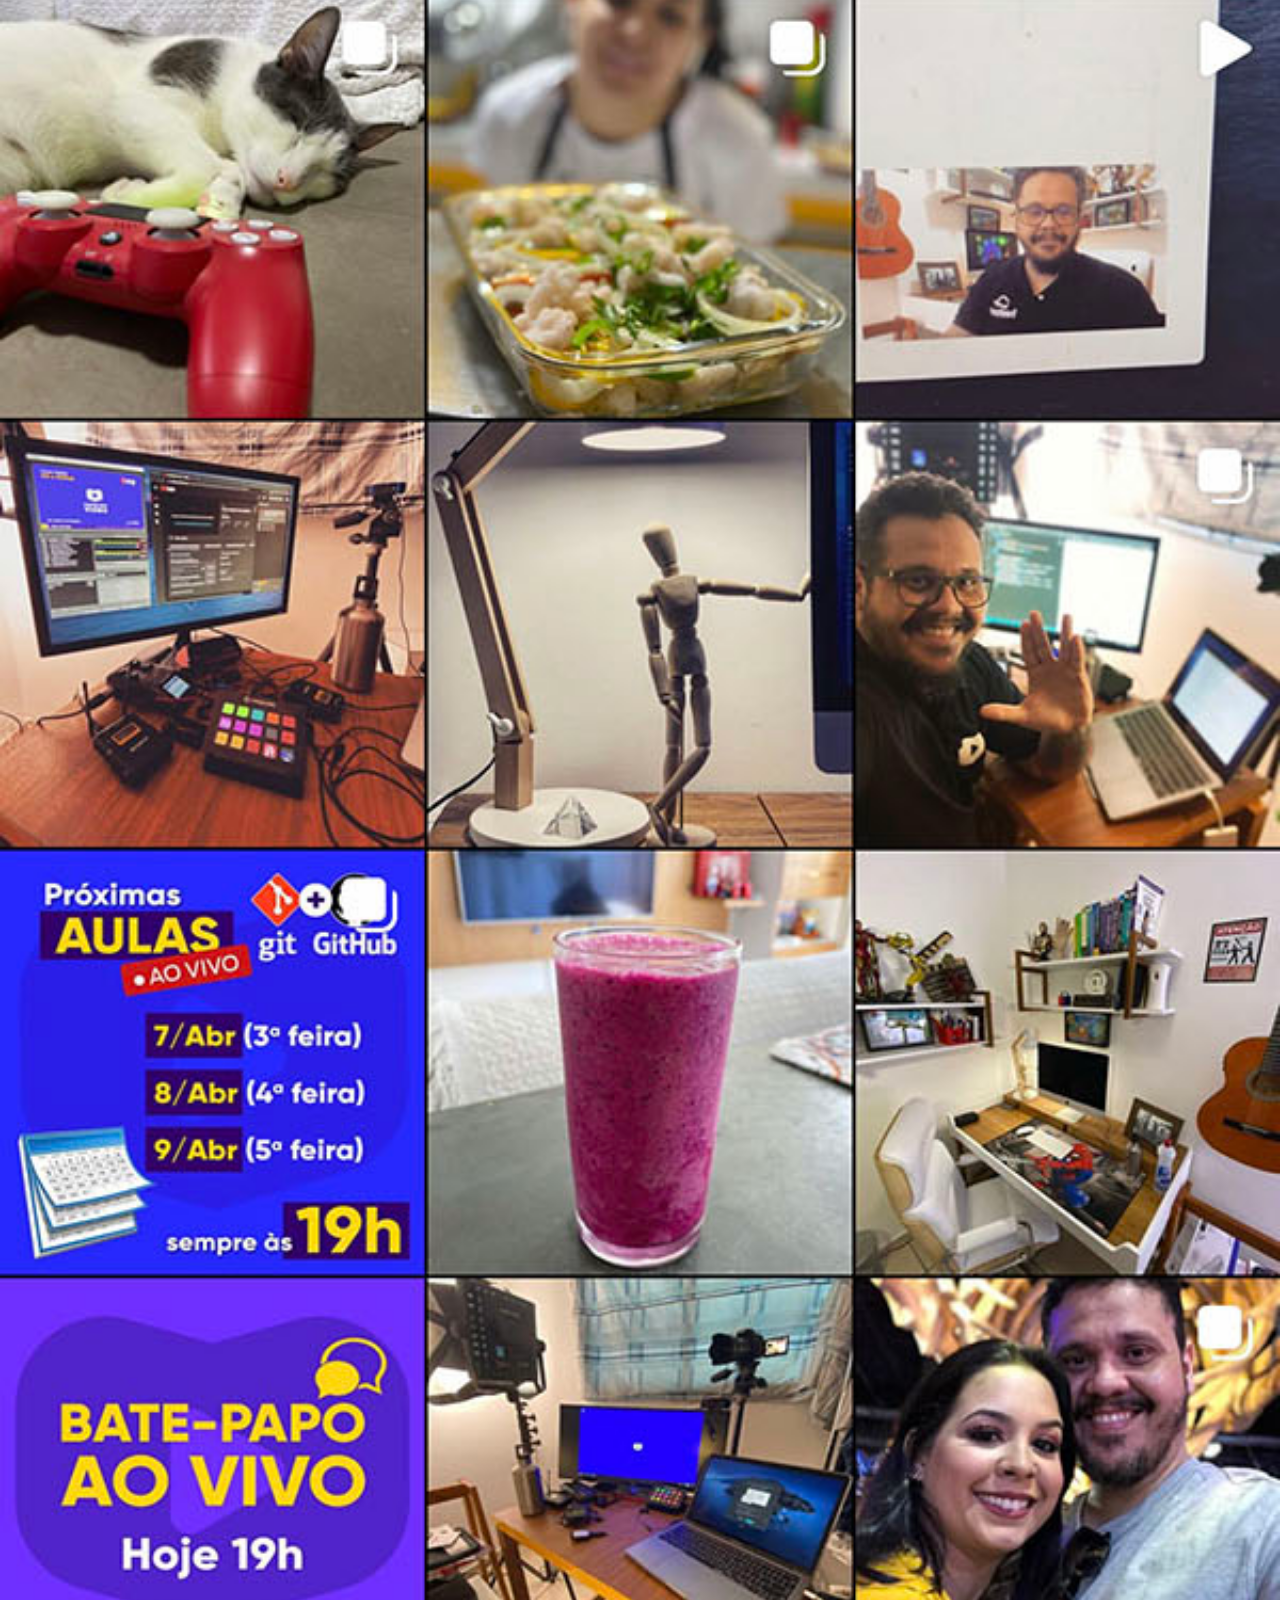
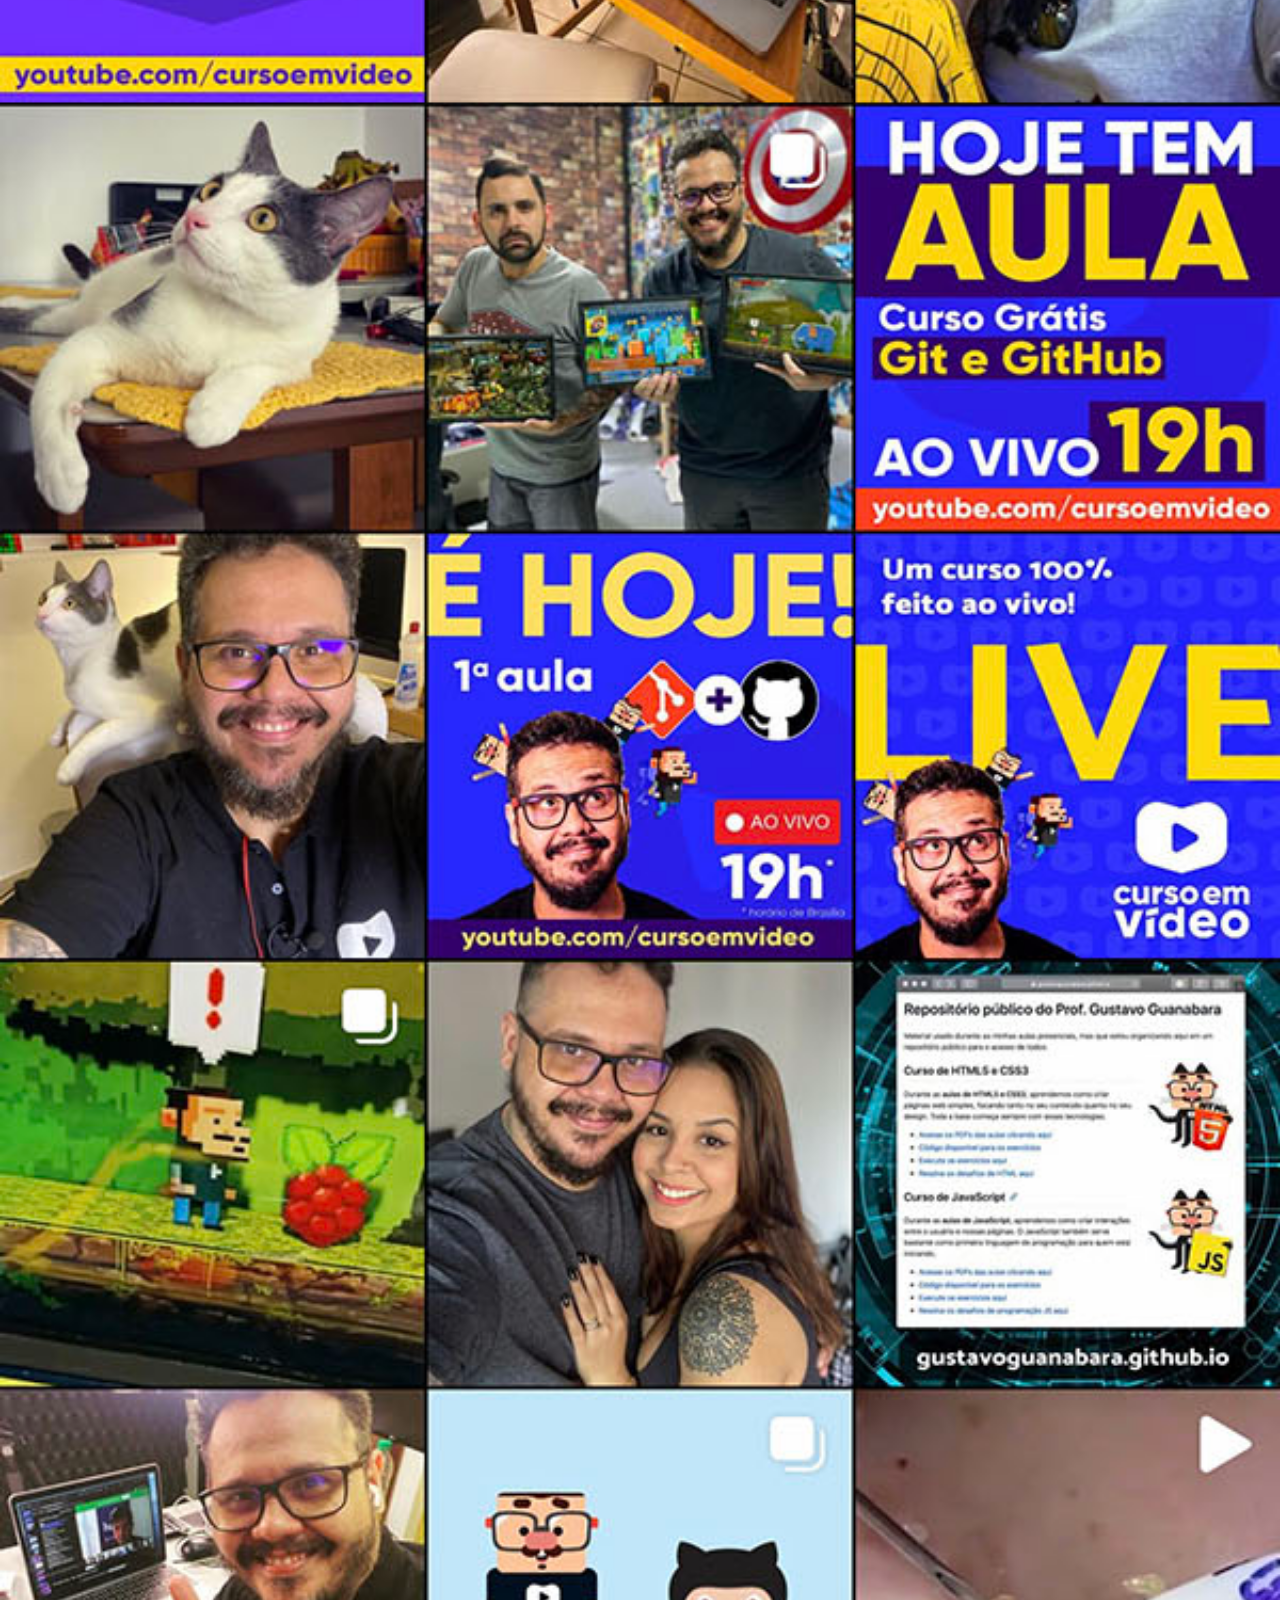
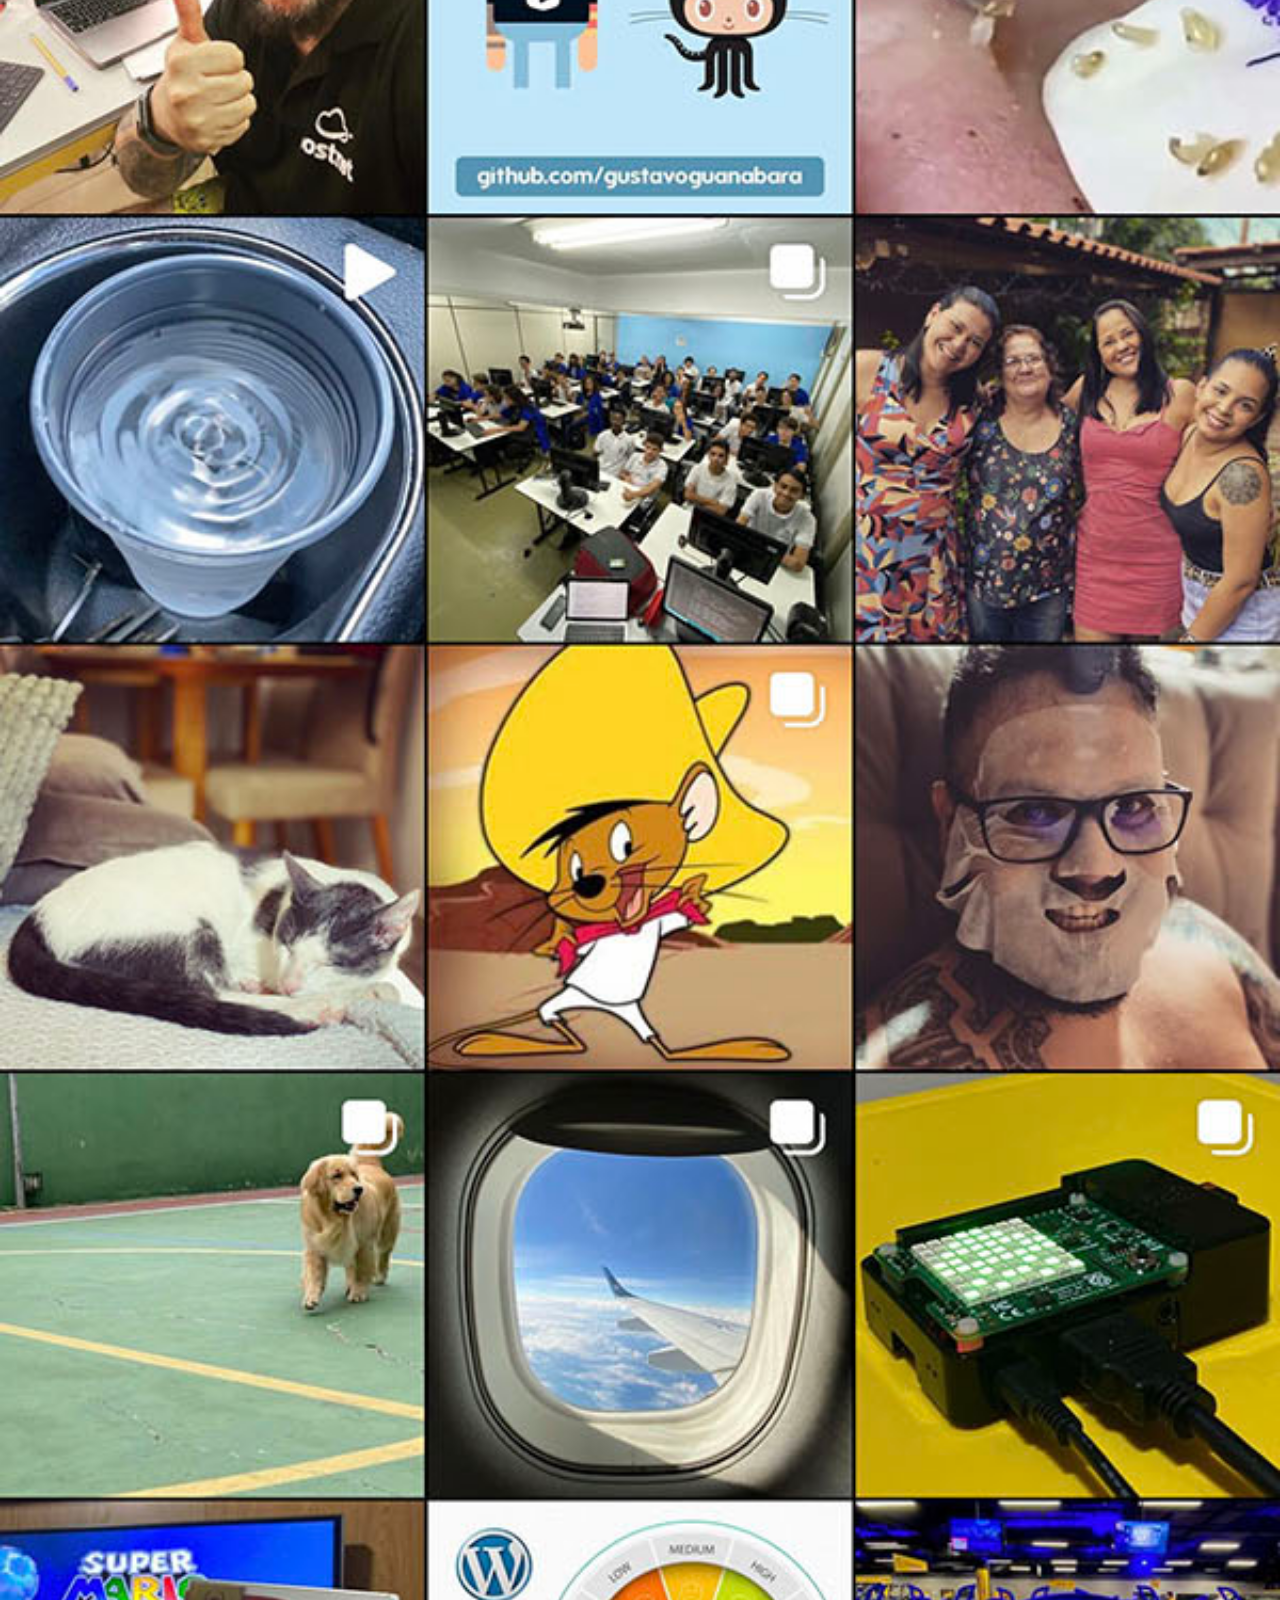
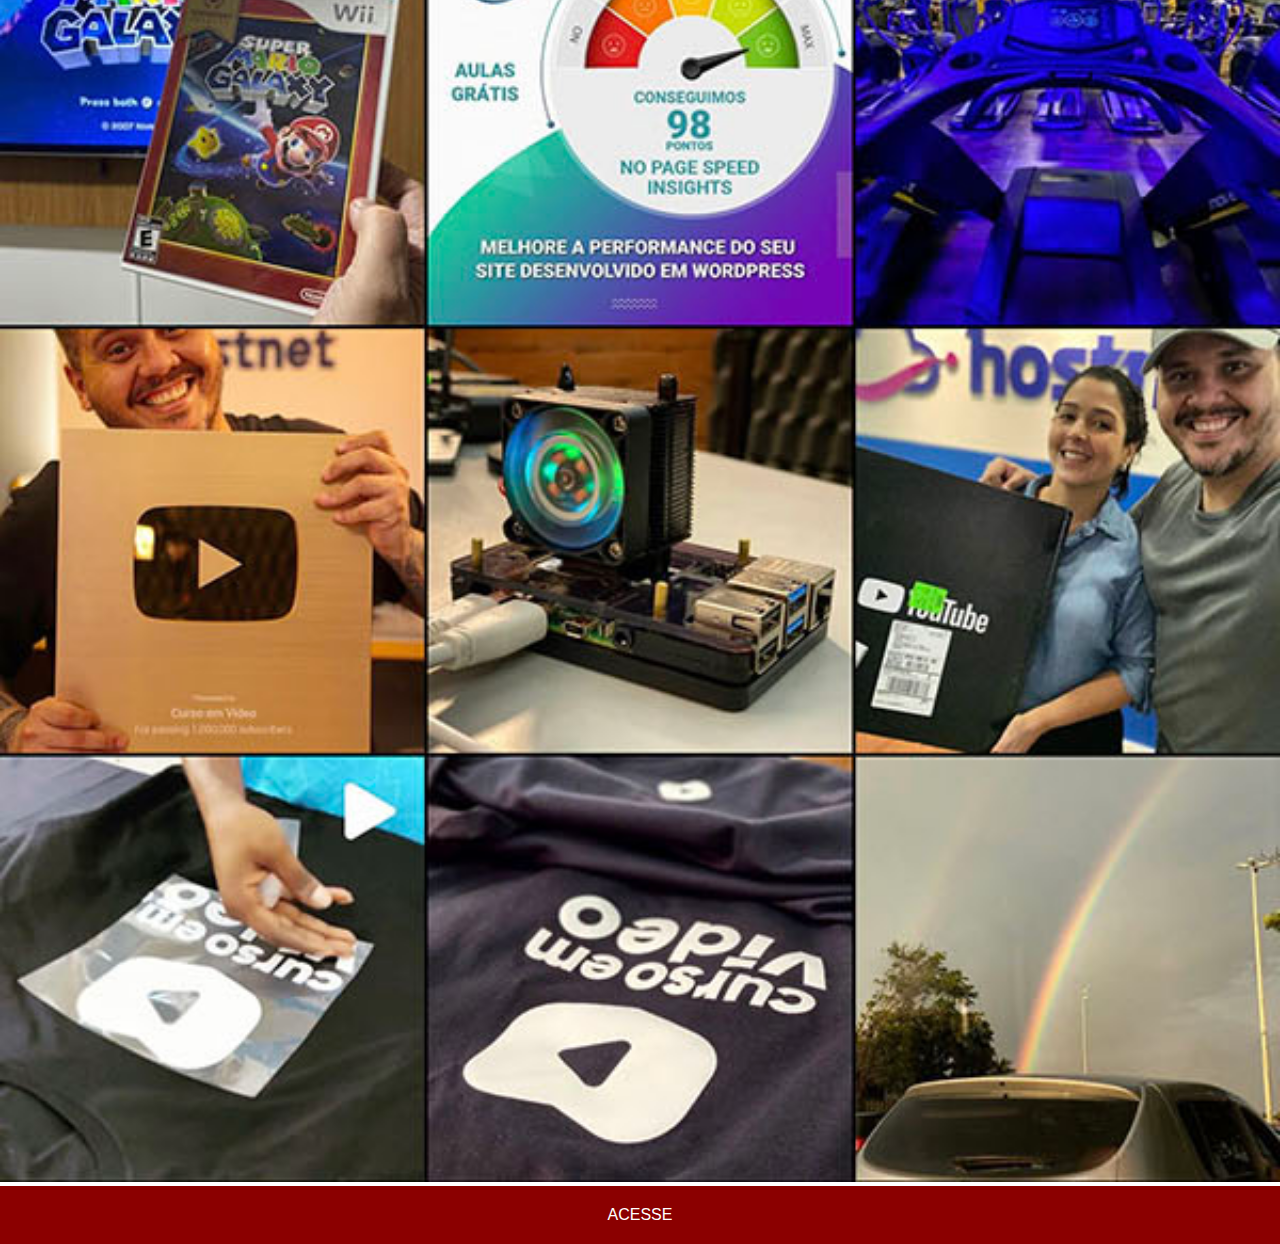
<file: insta.html>
<!DOCTYPE html>
<html lang="pt-br">
<head>
    <meta charset="UTF-8">
    <meta name="viewport" content="width=device-width, initial-scale=1.0">
    <title>Instagram</title>
    <style>
         *{
            padding: 0px;
            margin: 0px;
            font-family: Arial, Helvetica, sans-serif;
        }
        img{
            width: 100%;

        }
        a{
            text-decoration: none;
            text-align: center;
            display: block;
            padding: 20px;
            background-color: darkred;
            color: white;
        }
        a:hover{
            text-decoration: underline;
            color: blue;
        }
    </style>
</head>
<body>
    <img src="imagens/tela-instagram.jpg" alt="">
    <a href="https://www.instagram.com/gustavoguanabara/" target="_blank" rel="external">ACESSE</a>
</body>
</html>
</file>
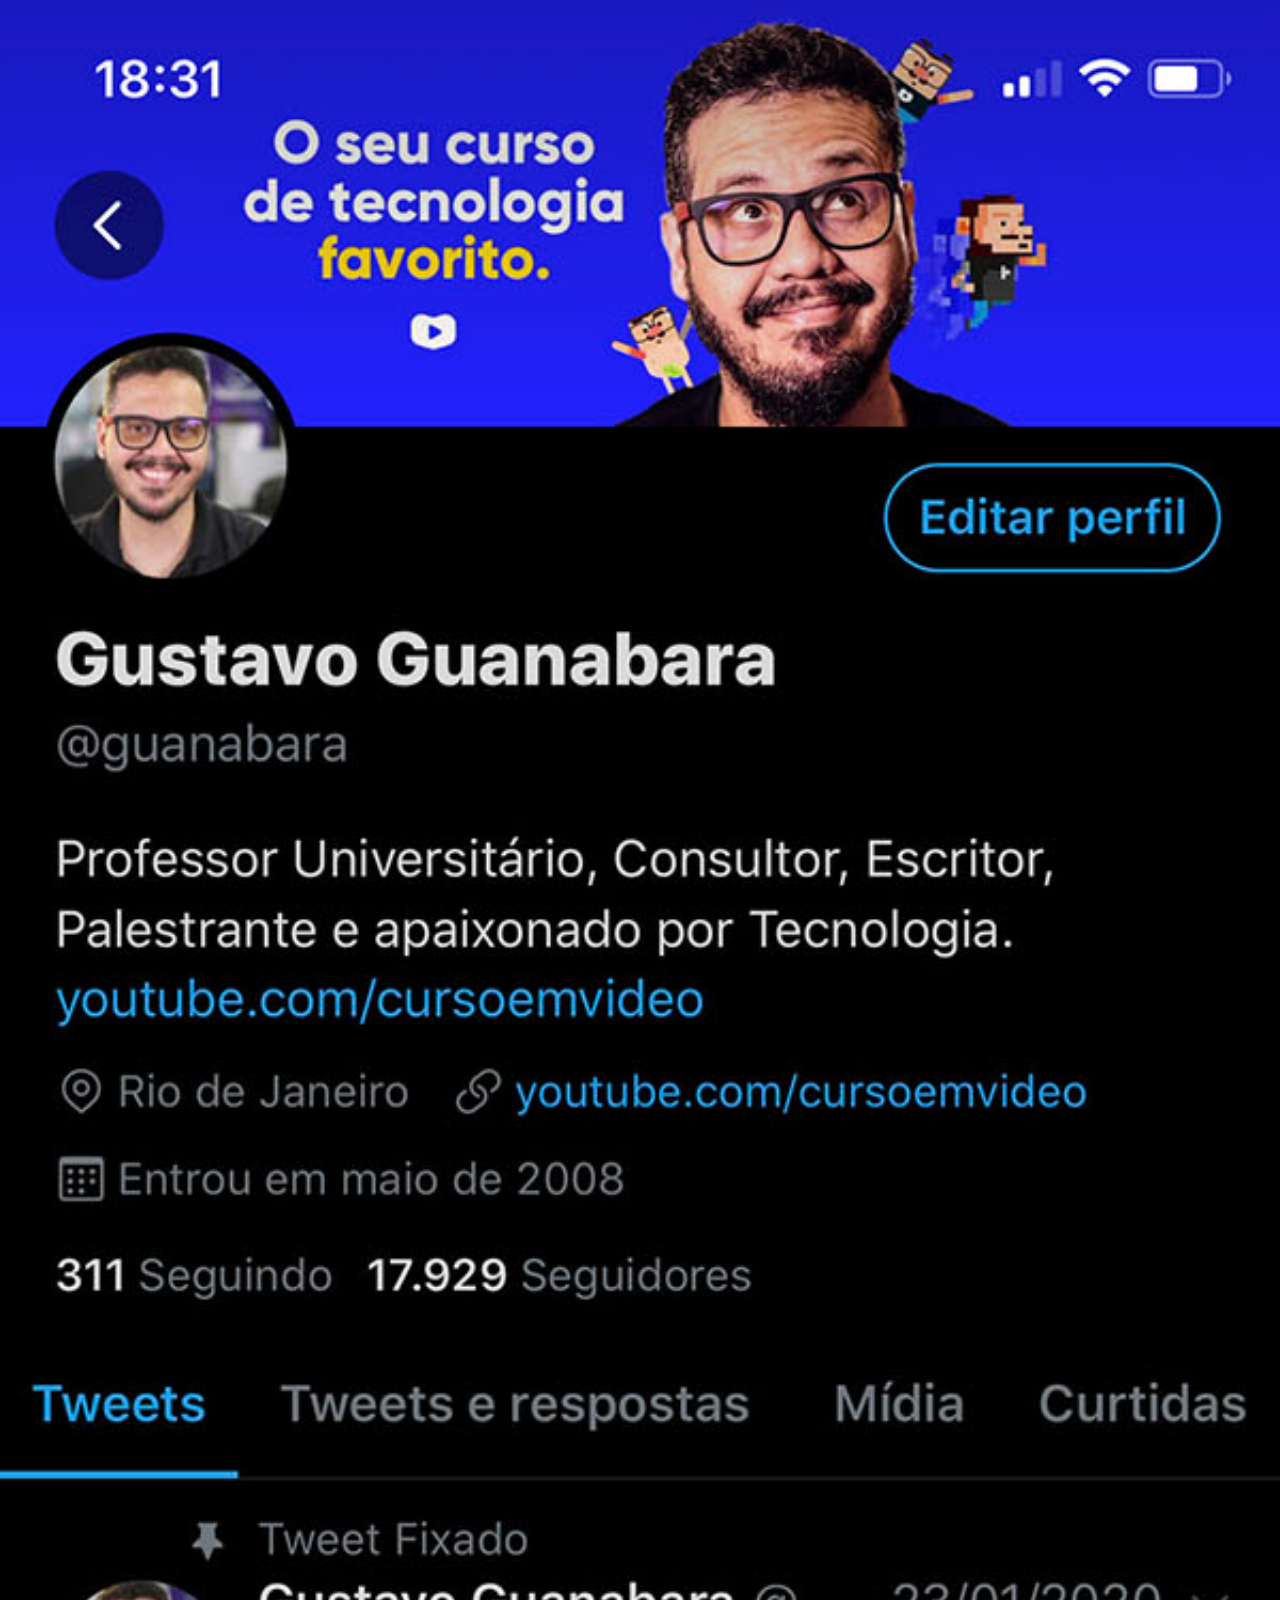
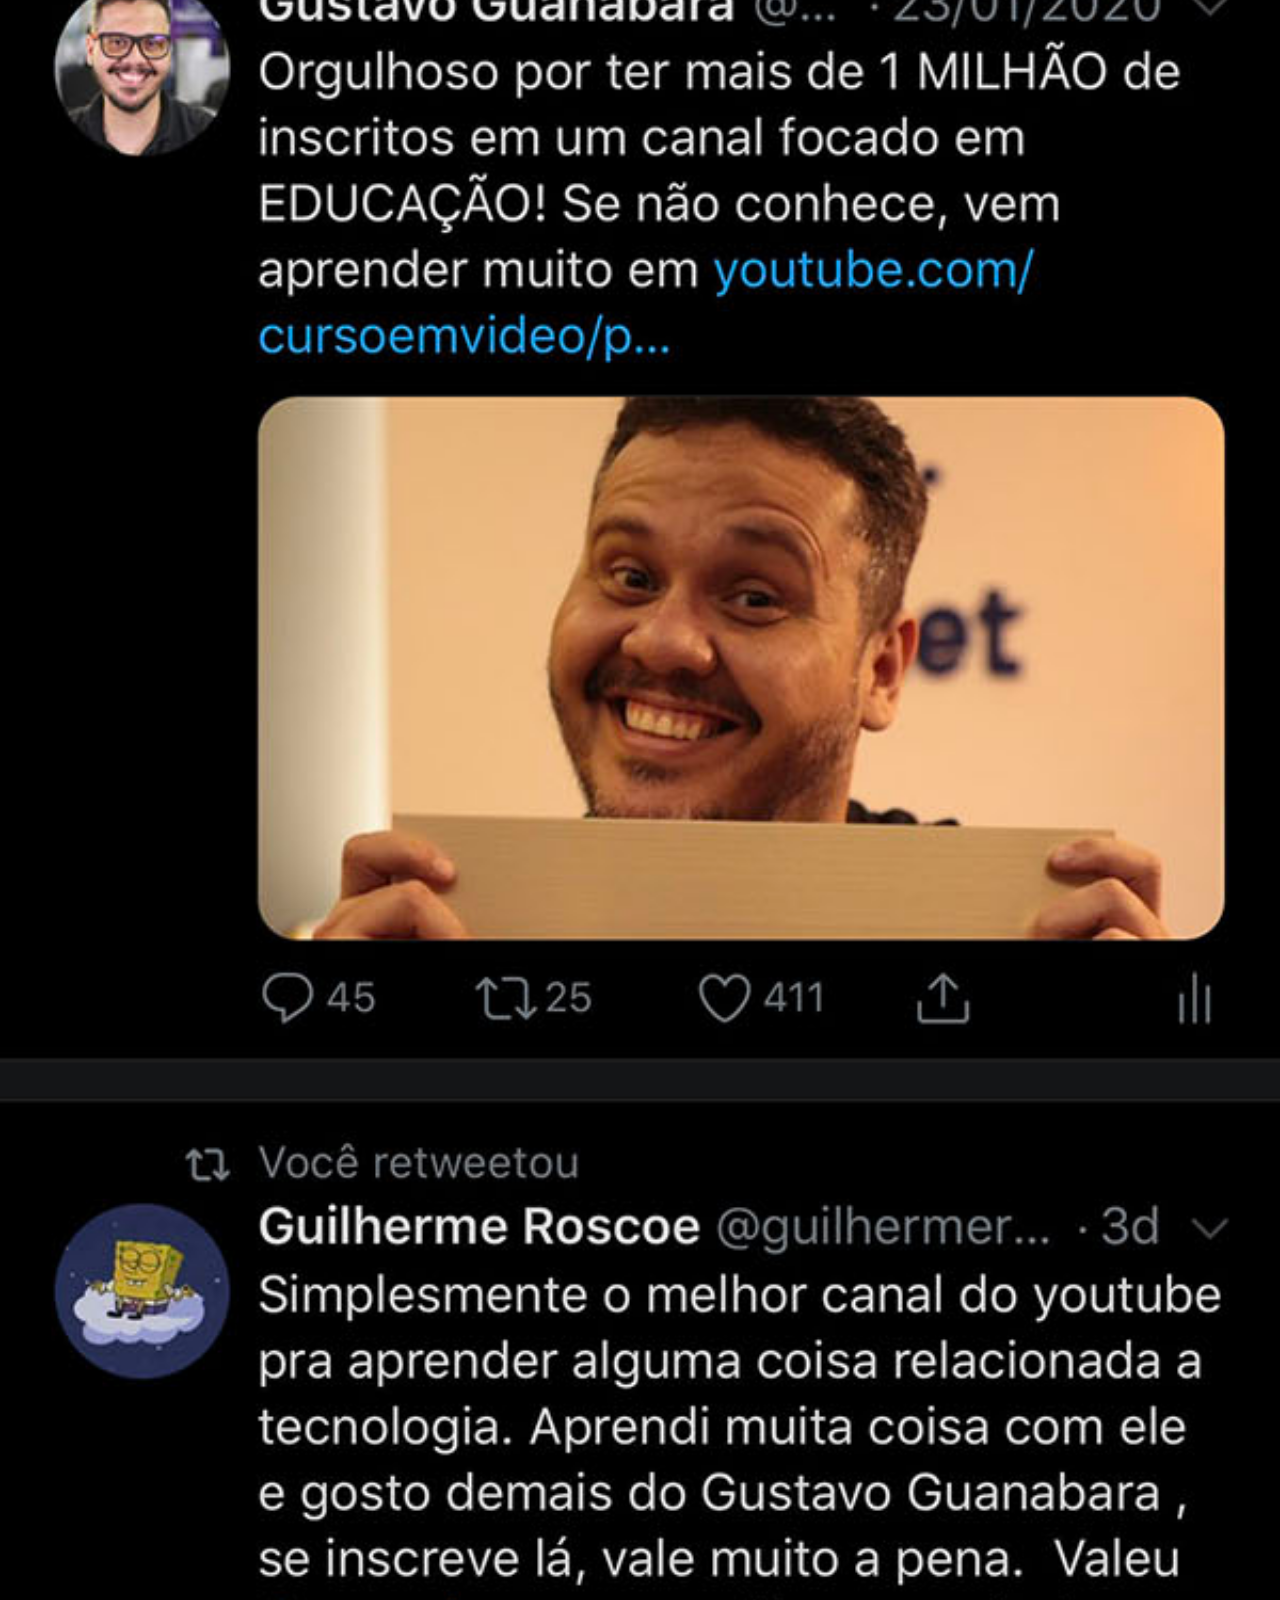
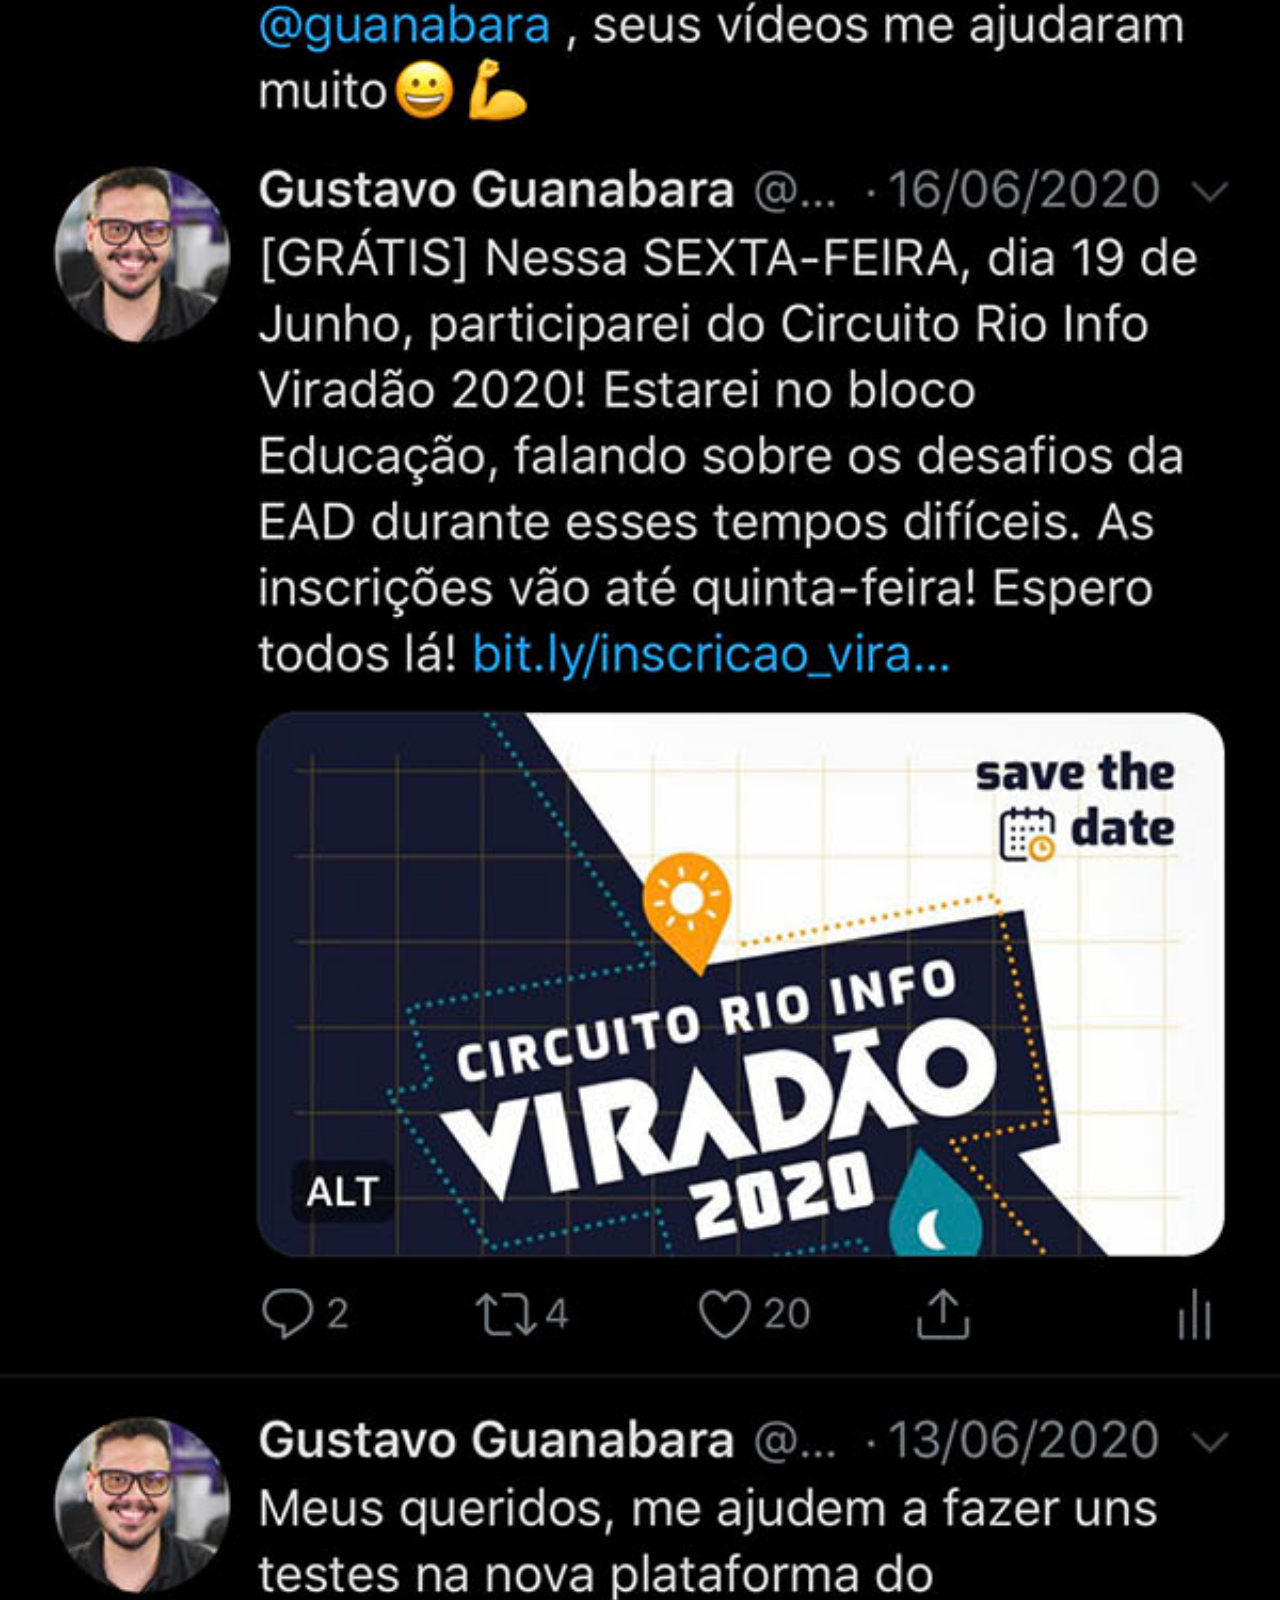
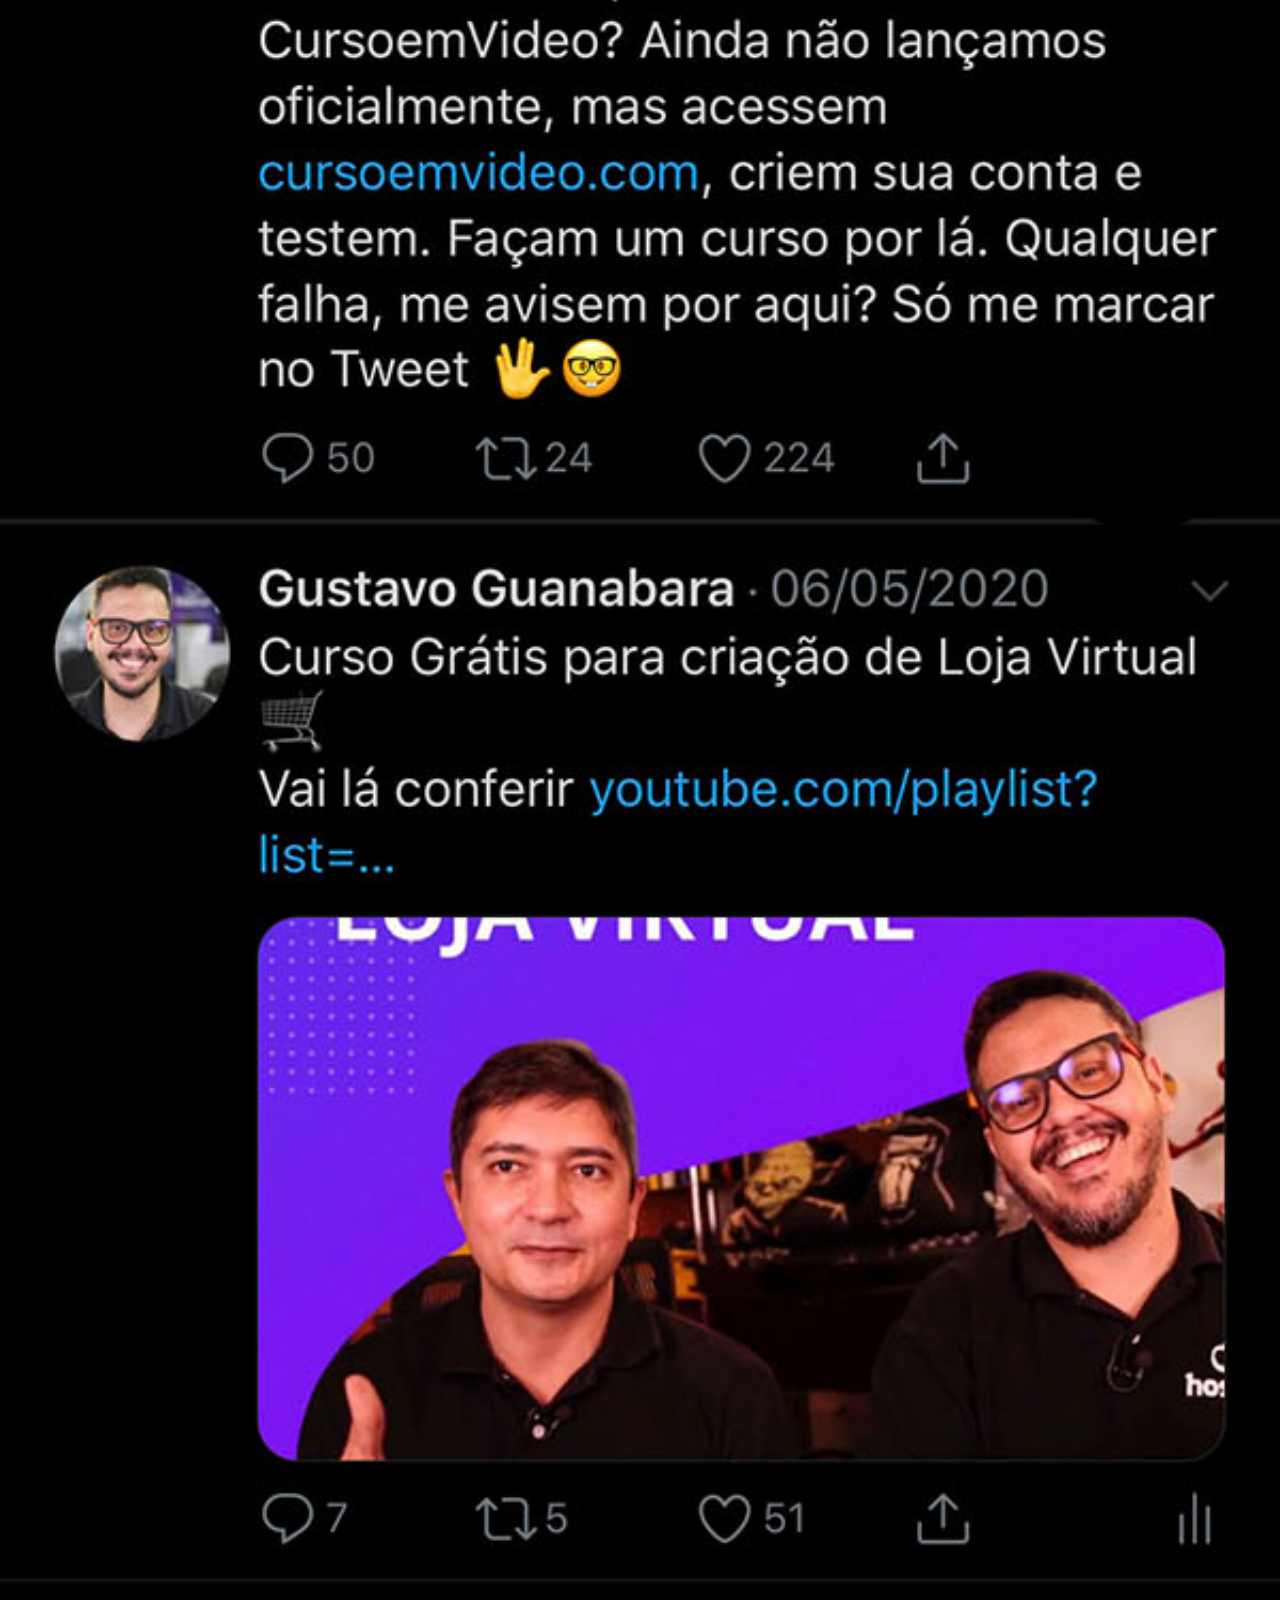
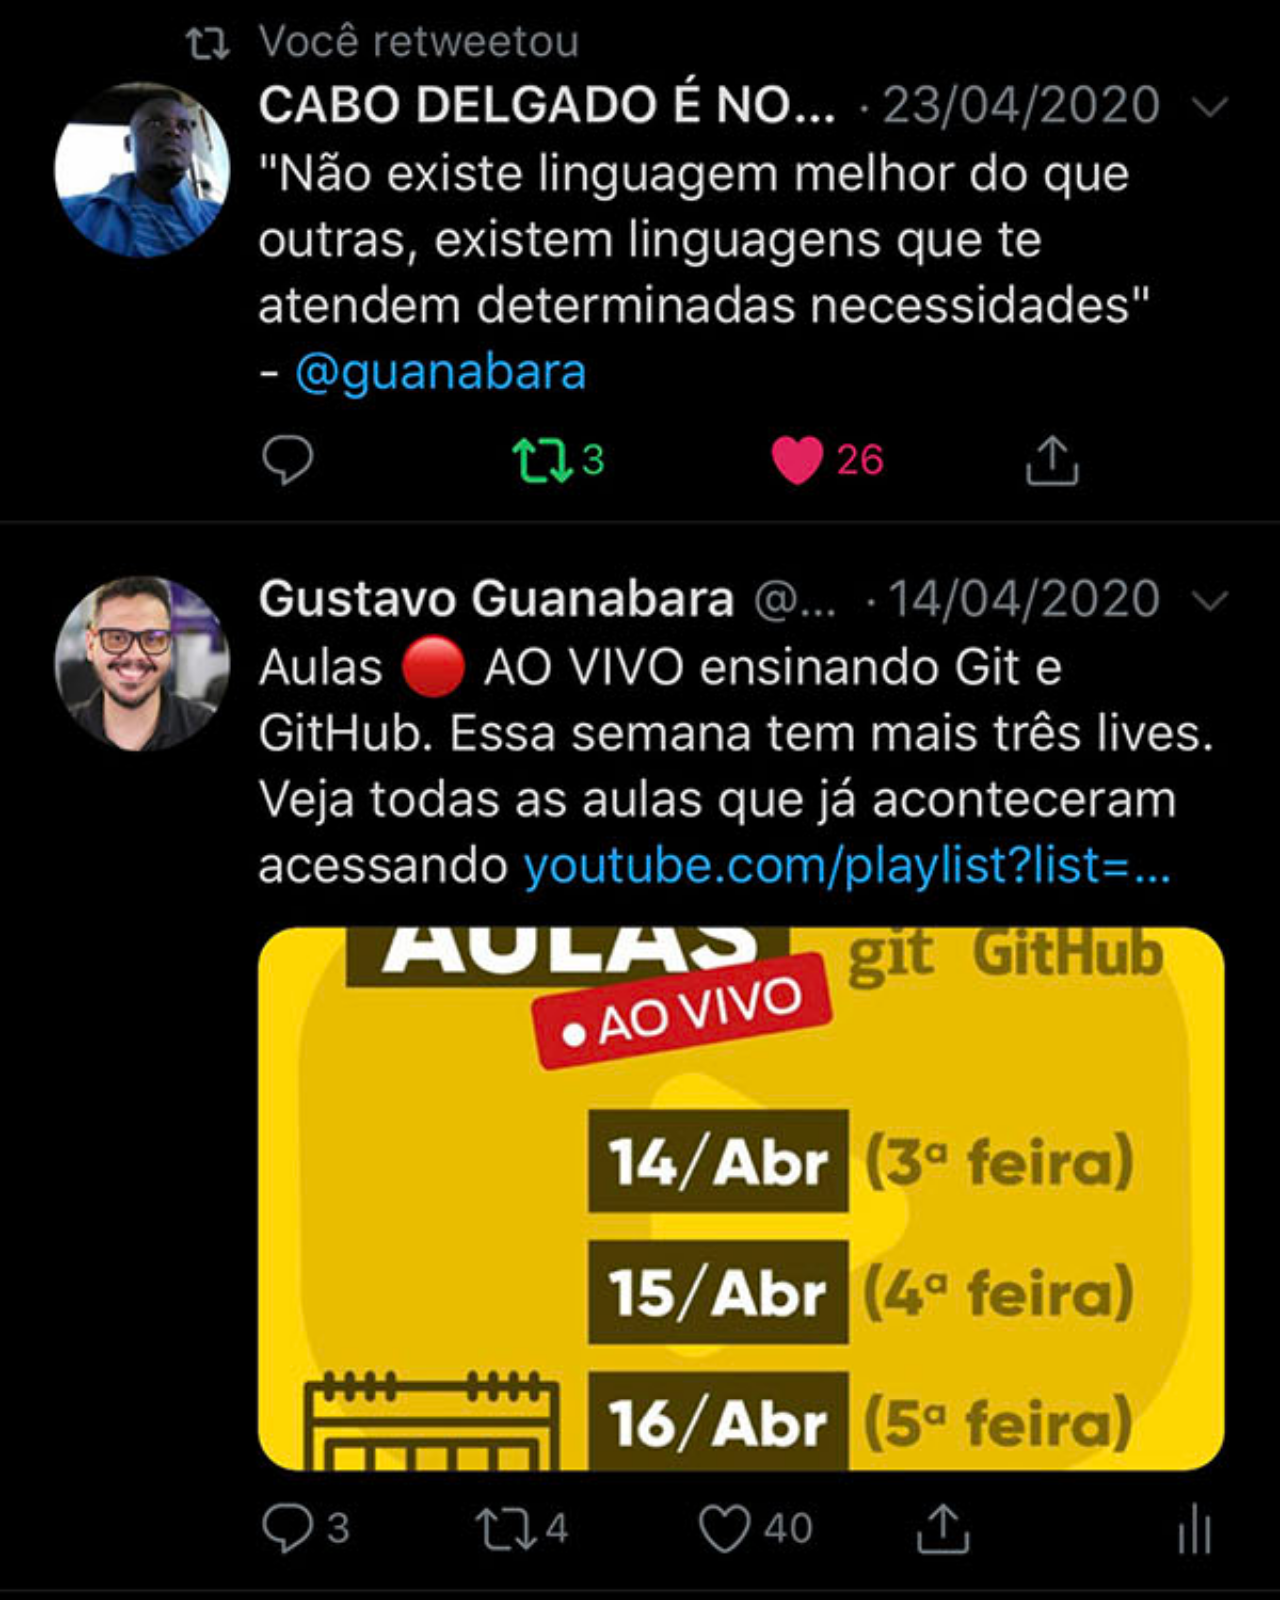
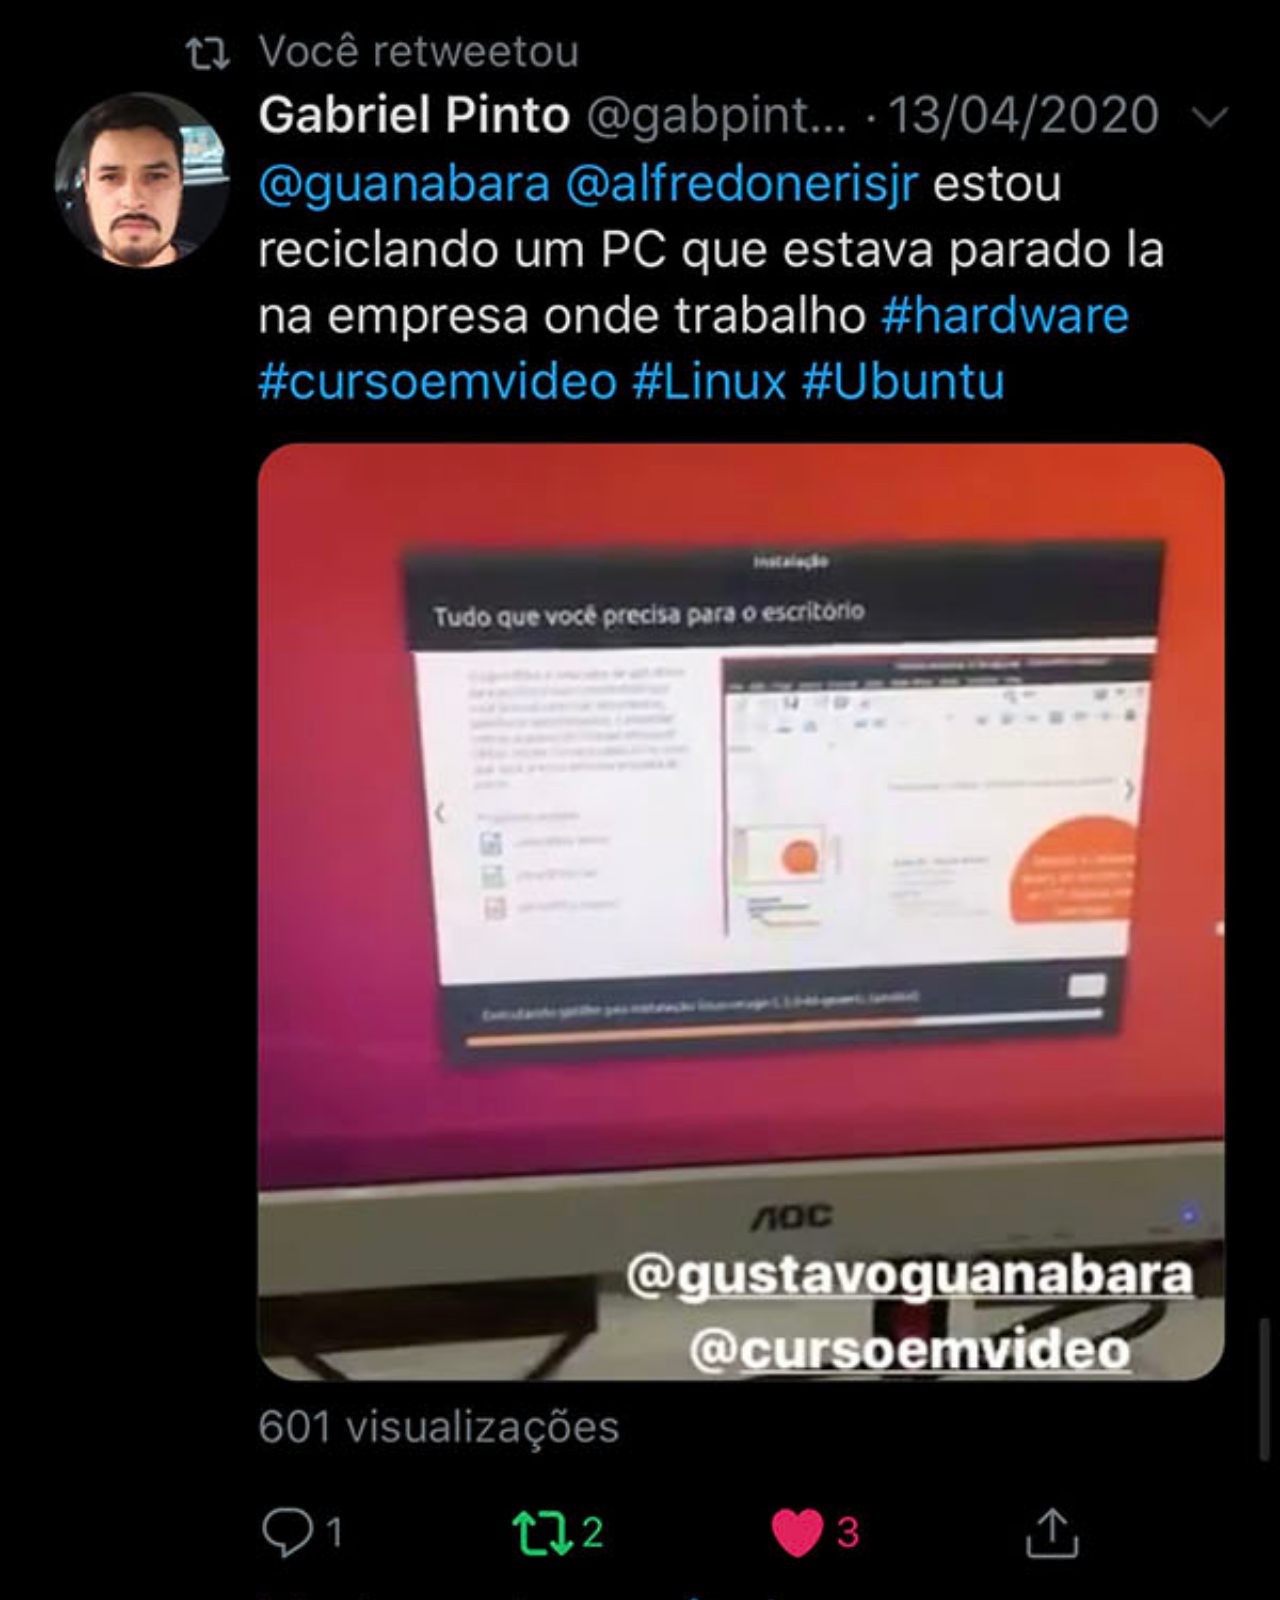
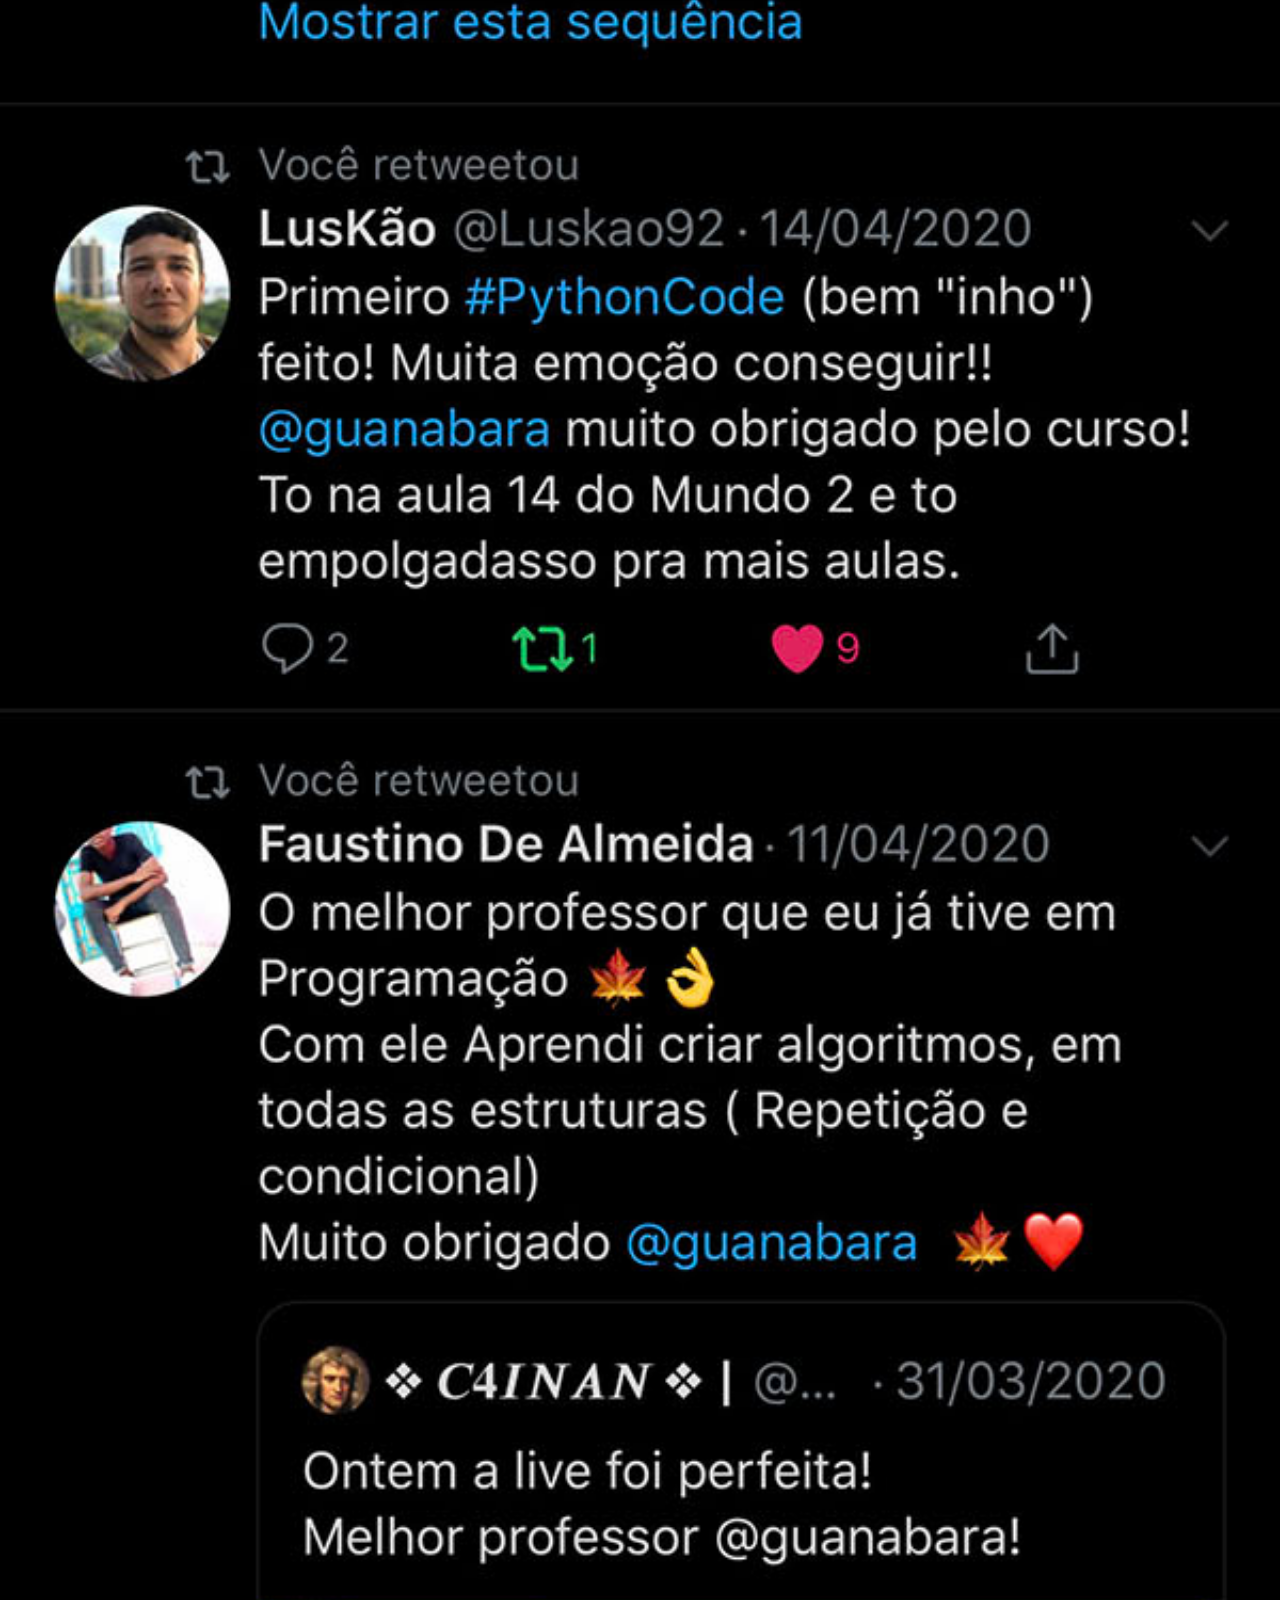
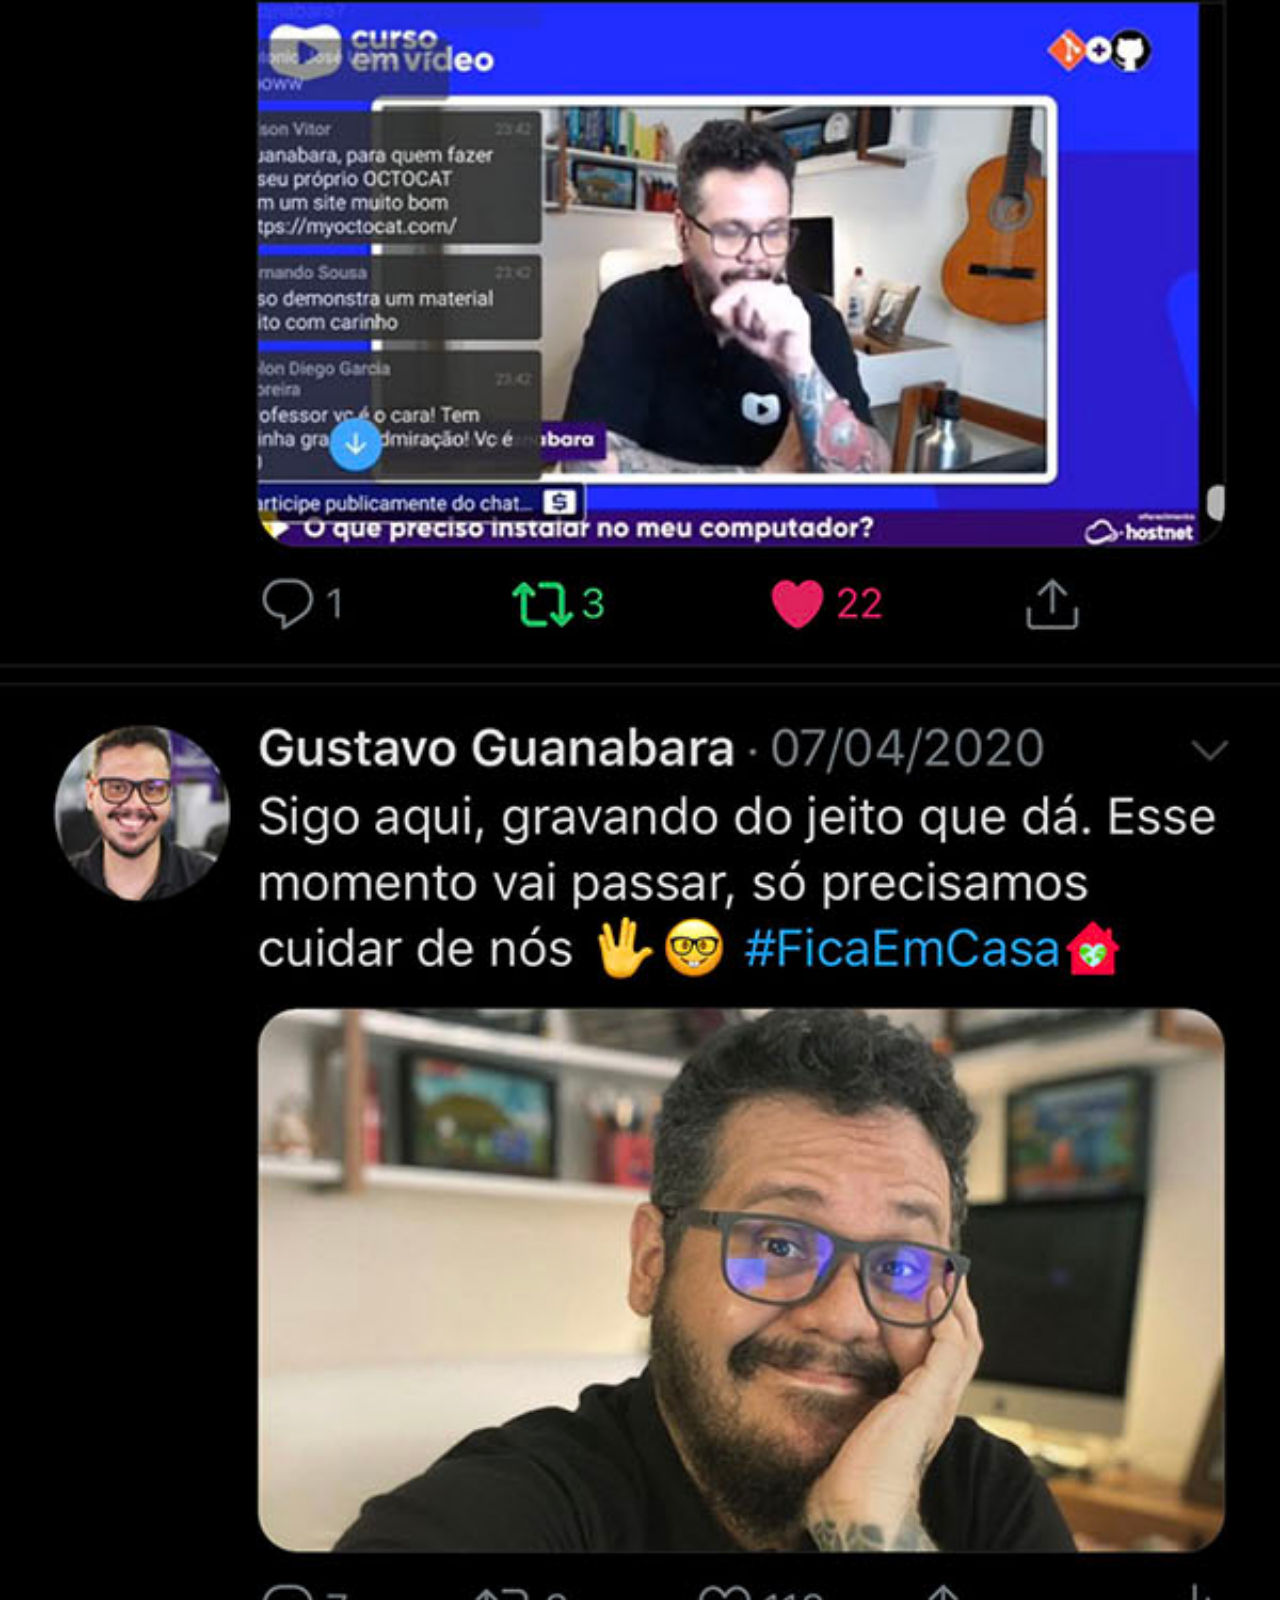
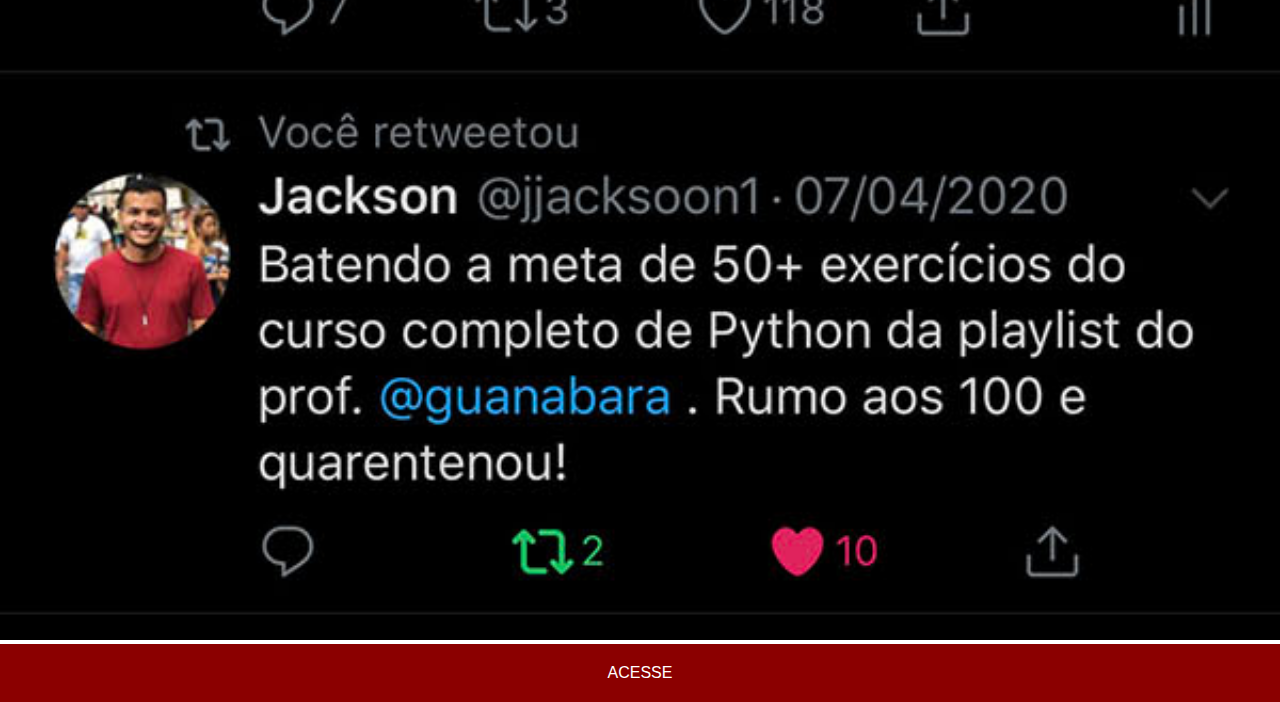
<file: twitter.html>
<!DOCTYPE html>
<html lang="pt-br">
<head>
    <meta charset="UTF-8">
    <meta name="viewport" content="width=device-width, initial-scale=1.0">
    <title>twitter</title>
    <style>
       *{
            padding: 0px;
            margin: 0px;
            font-family: Arial, Helvetica, sans-serif;
        }
        img{
            width: 100%;

        }
        a{
            text-decoration: none;
            text-align: center;
            display: block;
            padding: 20px;
            background-color: darkred;
            color: white;
        }
        a:hover{
            text-decoration: underline;
            color: blue;
        }
    </style>
</head>
<body>
    <img src="imagens/tela-twitter.jpg" alt="">
    <a href="https://twitter.com/guanabara/" target="_blank" rel="external">ACESSE</a>
</body>
</html>
</file>
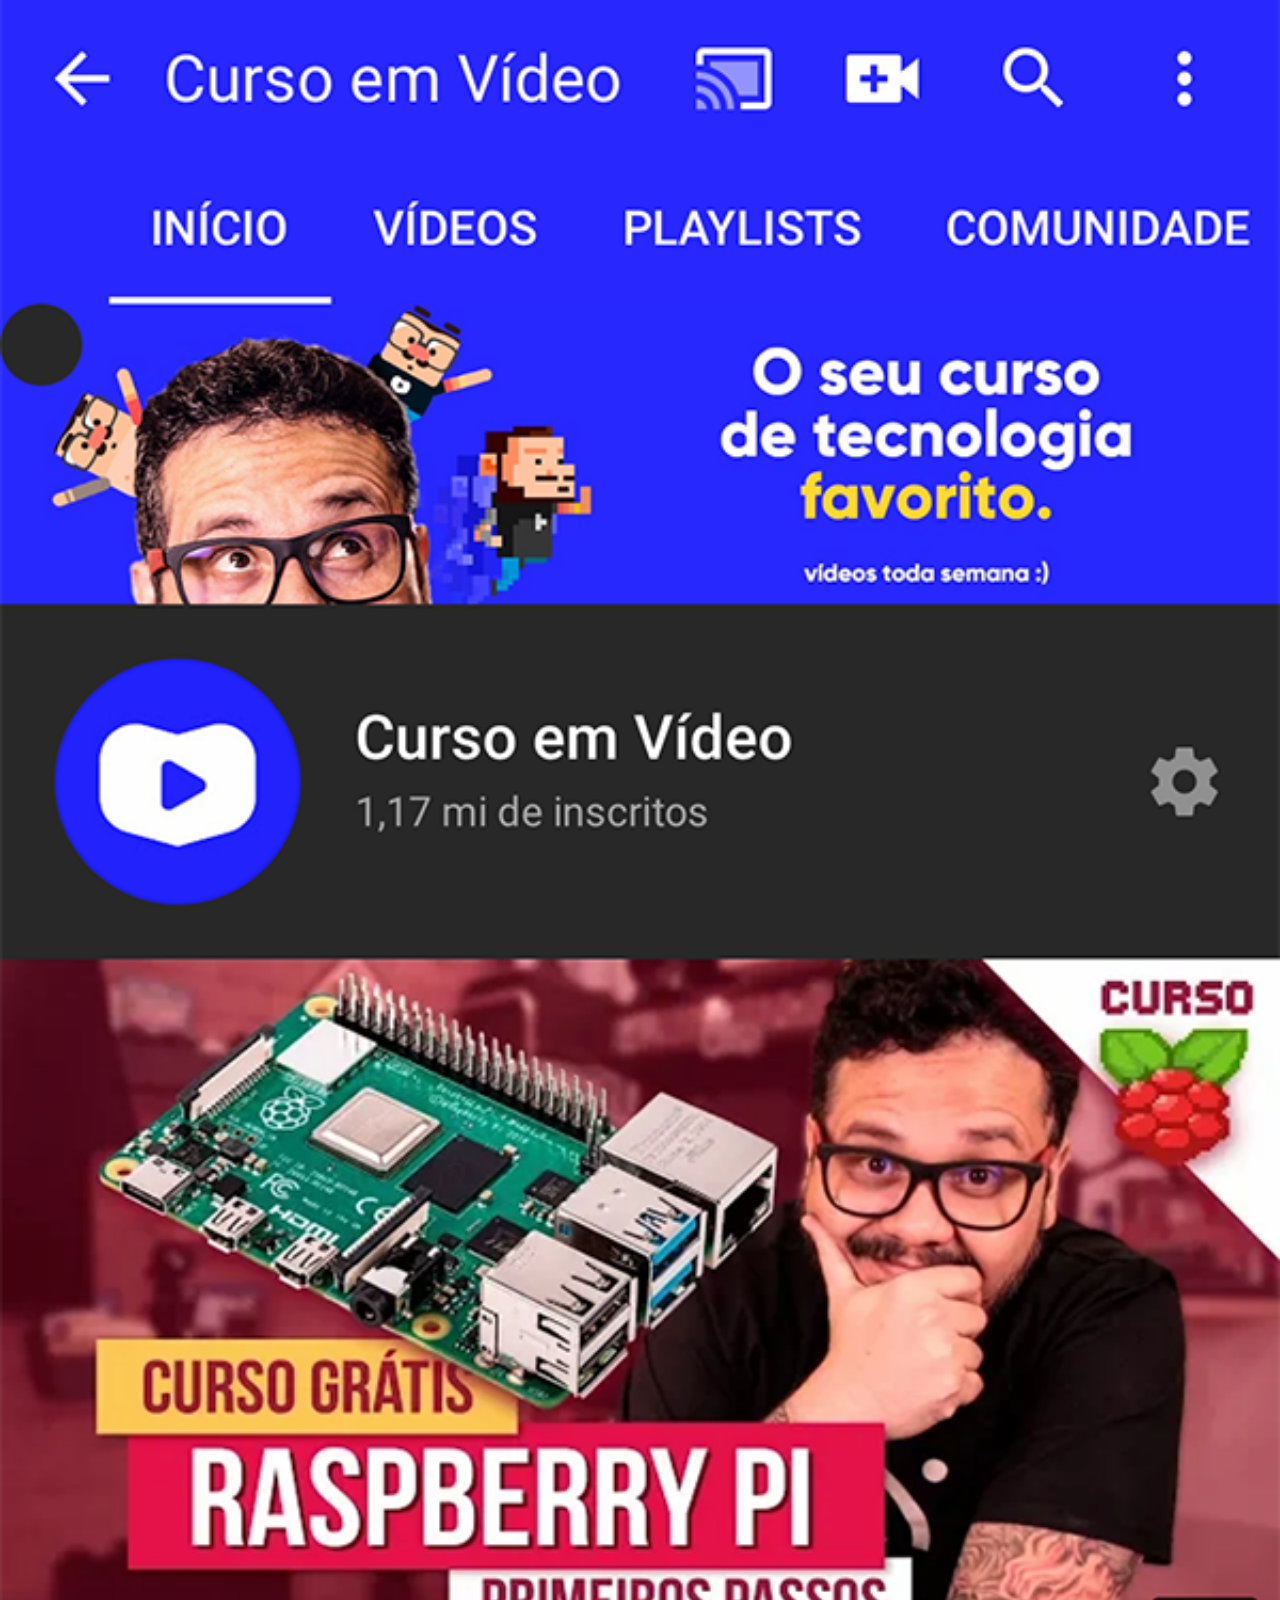
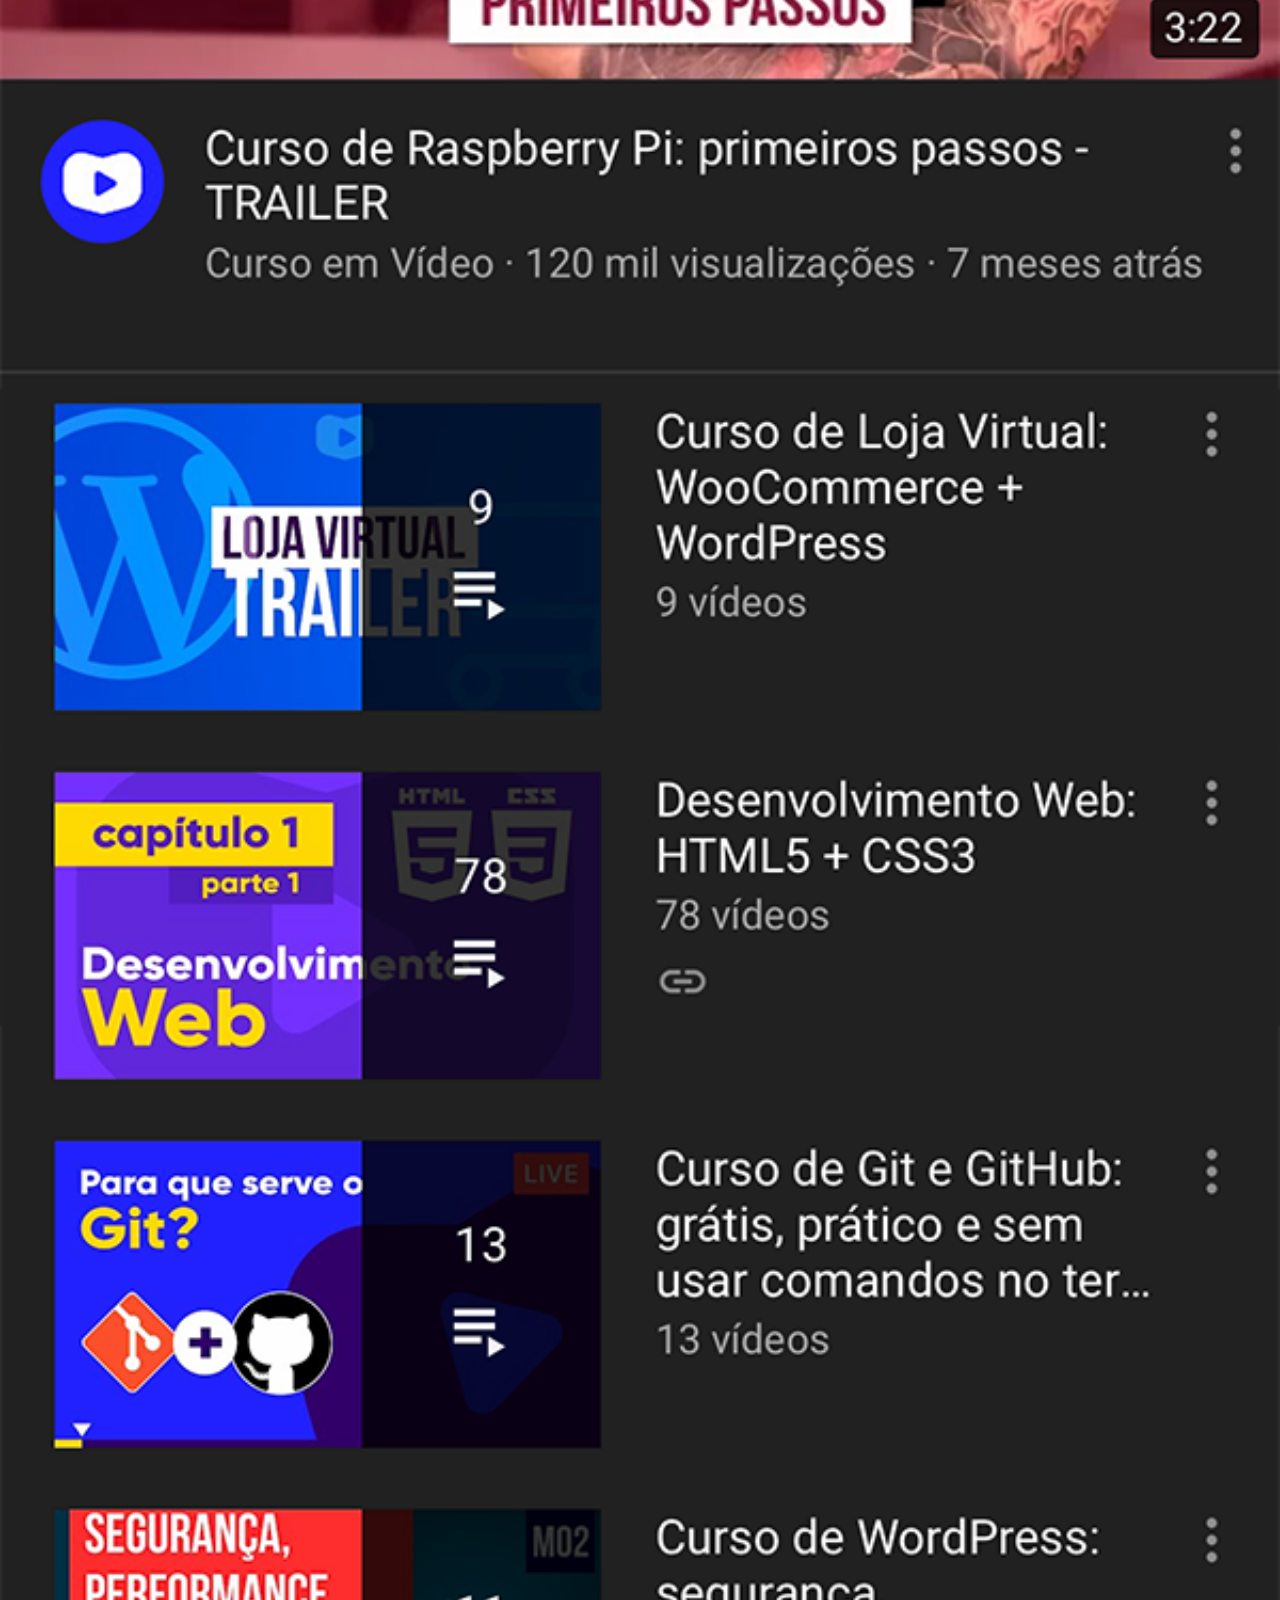
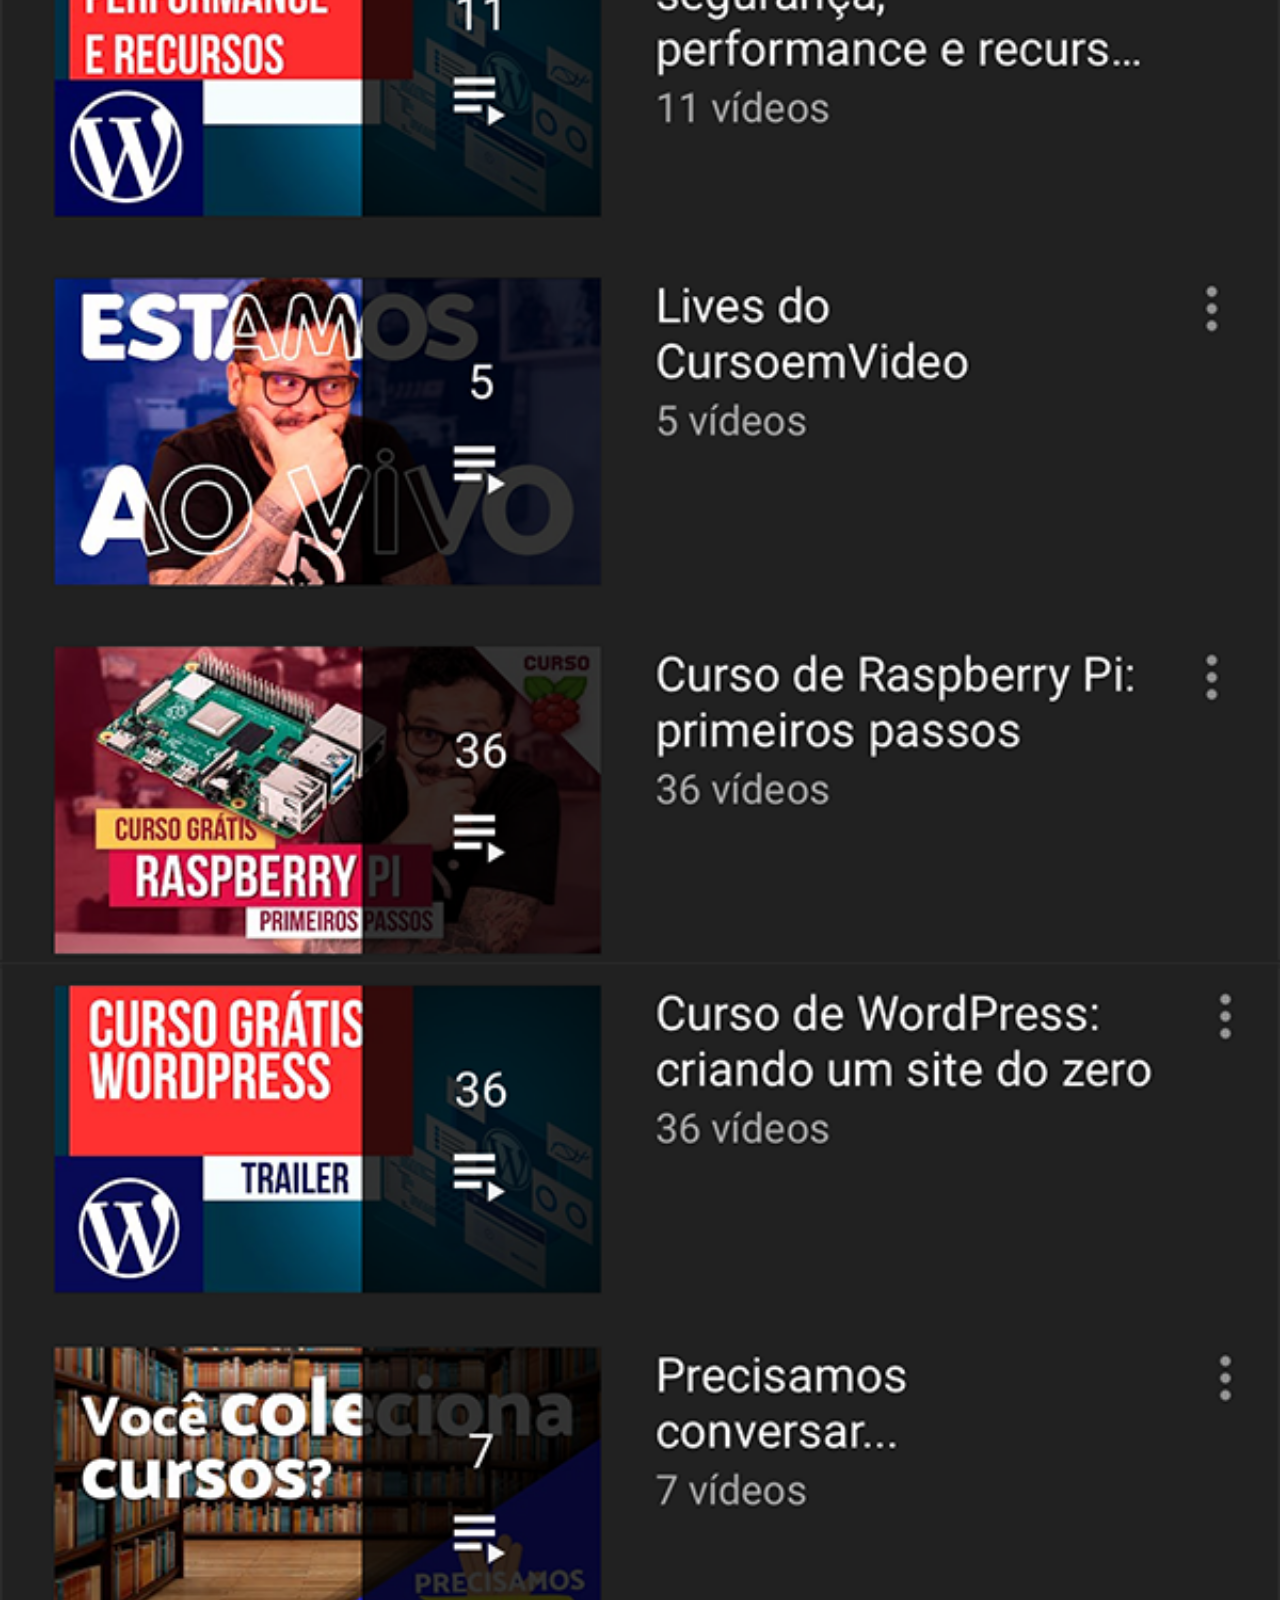
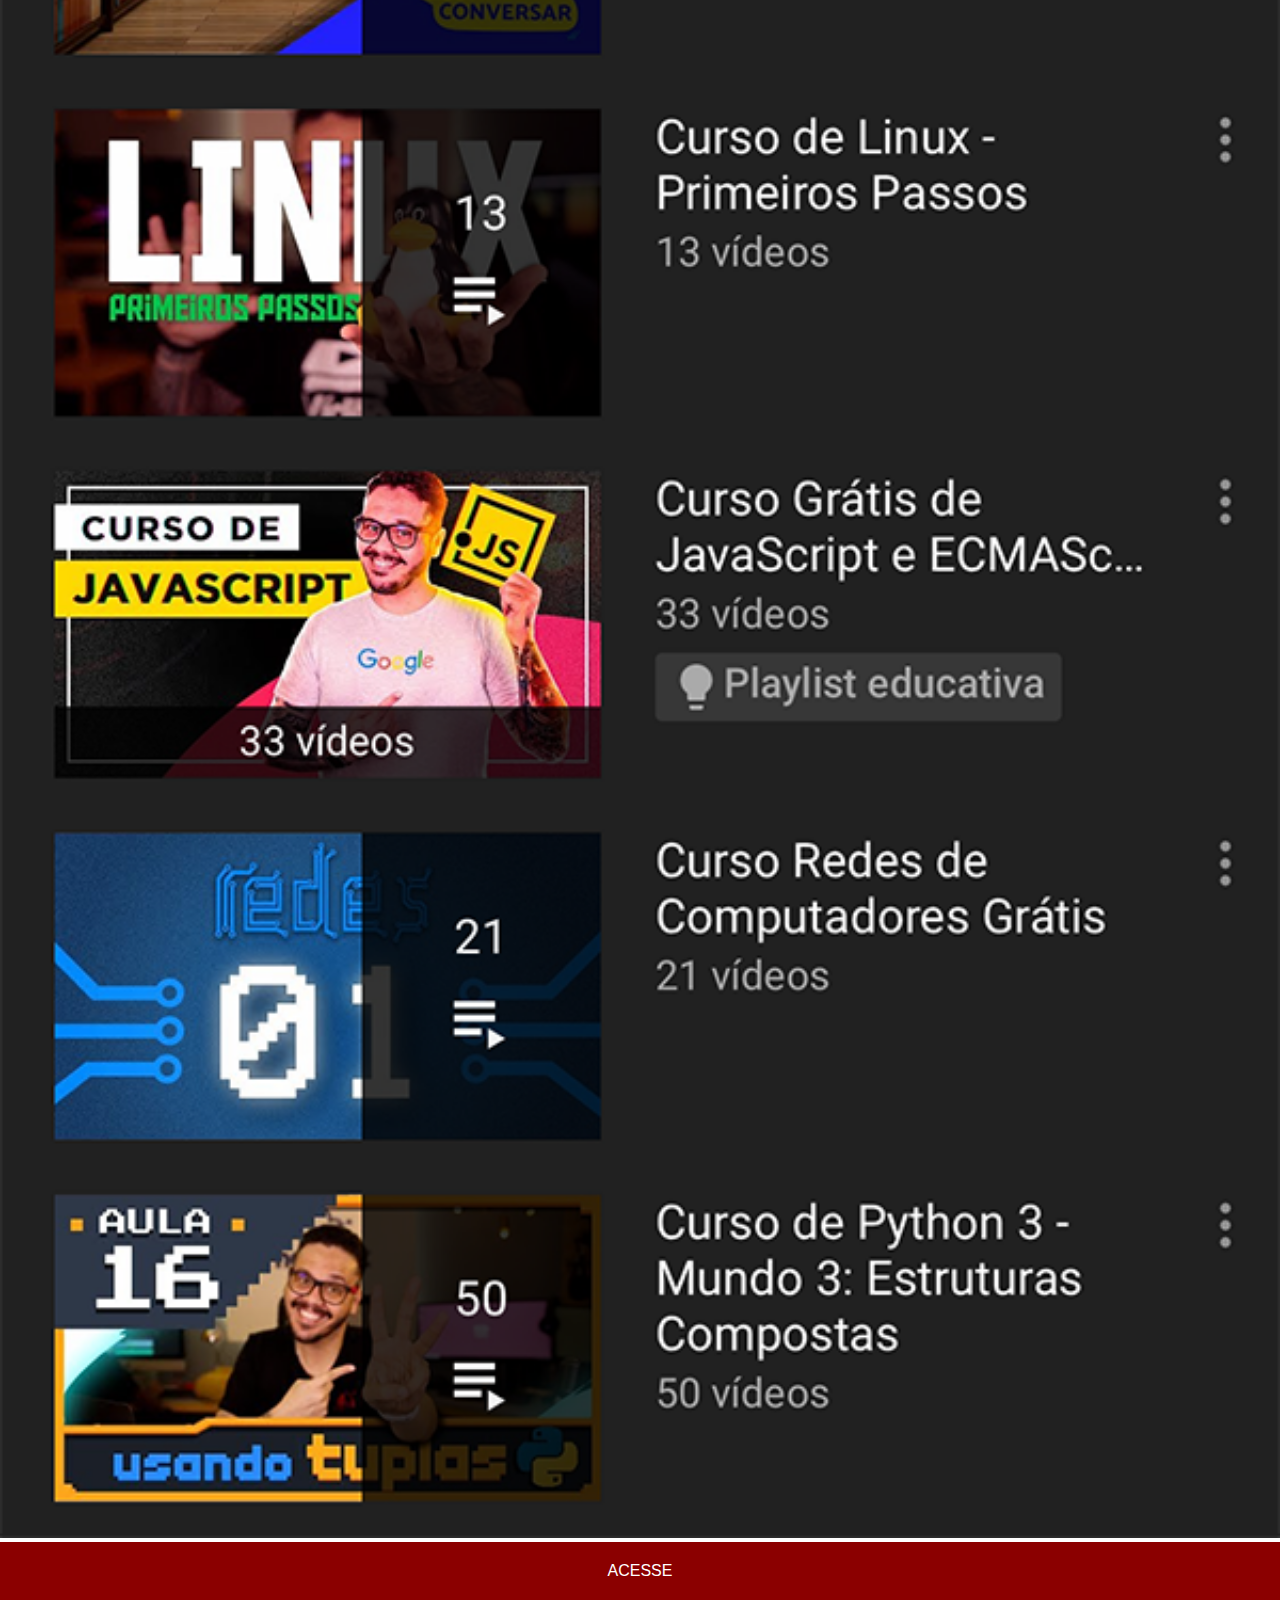
<file: youtube.html>
<!DOCTYPE html>
<html lang="pt-br">
<head>
    <meta charset="UTF-8">
    <meta name="viewport" content="width=device-width, initial-scale=1.0">
    <title>YouTube</title>
    <style>
        *{
            padding: 0px;
            margin: 0px;
            font-family: Arial, Helvetica, sans-serif;
        }
        img{
            width: 100%;

        }
        a{
            text-decoration: none;
            text-align: center;
            display: block;
            padding: 20px;
            background-color: darkred;
            color: white;
        }
        a:hover{
            text-decoration: underline;
            color: blue;
        }
    </style>
</head>
<body>
    <img src="imagens/tela-youtube.png" alt="">
    <a href="https://www.youtube.com/c/CursoemV%C3%ADdeo/playlists" target="_blank" rel="external">ACESSE</a>
</body>
</html>
</file>
<file: style.css>
@charset "UTF-8";

*{
    padding: 0px;
    margin: 0px;
}

body{
    background: url(imagens/fundo-madeira.jpg) top center no-repeat fixed;
    background-size: cover;
    height: 100vh;

    position: relative;
}

#phone{
    background: url(imagens/frame-iphone.png);
    position: absolute;
    height: 627px;
    width: 311px;
    left: 50%;
    top: 50%;

    transform: translate(-50%,-50%);
    
}

.images{
    height: 50px;
    border-radius: 50%;
    padding: 10px;
}

#botons{
    text-align: right;
    
}

#tela{
    position: relative;
    top: 80px;
    left: 22px;
    width: 267px;
    height: 471px;
}
</file>
